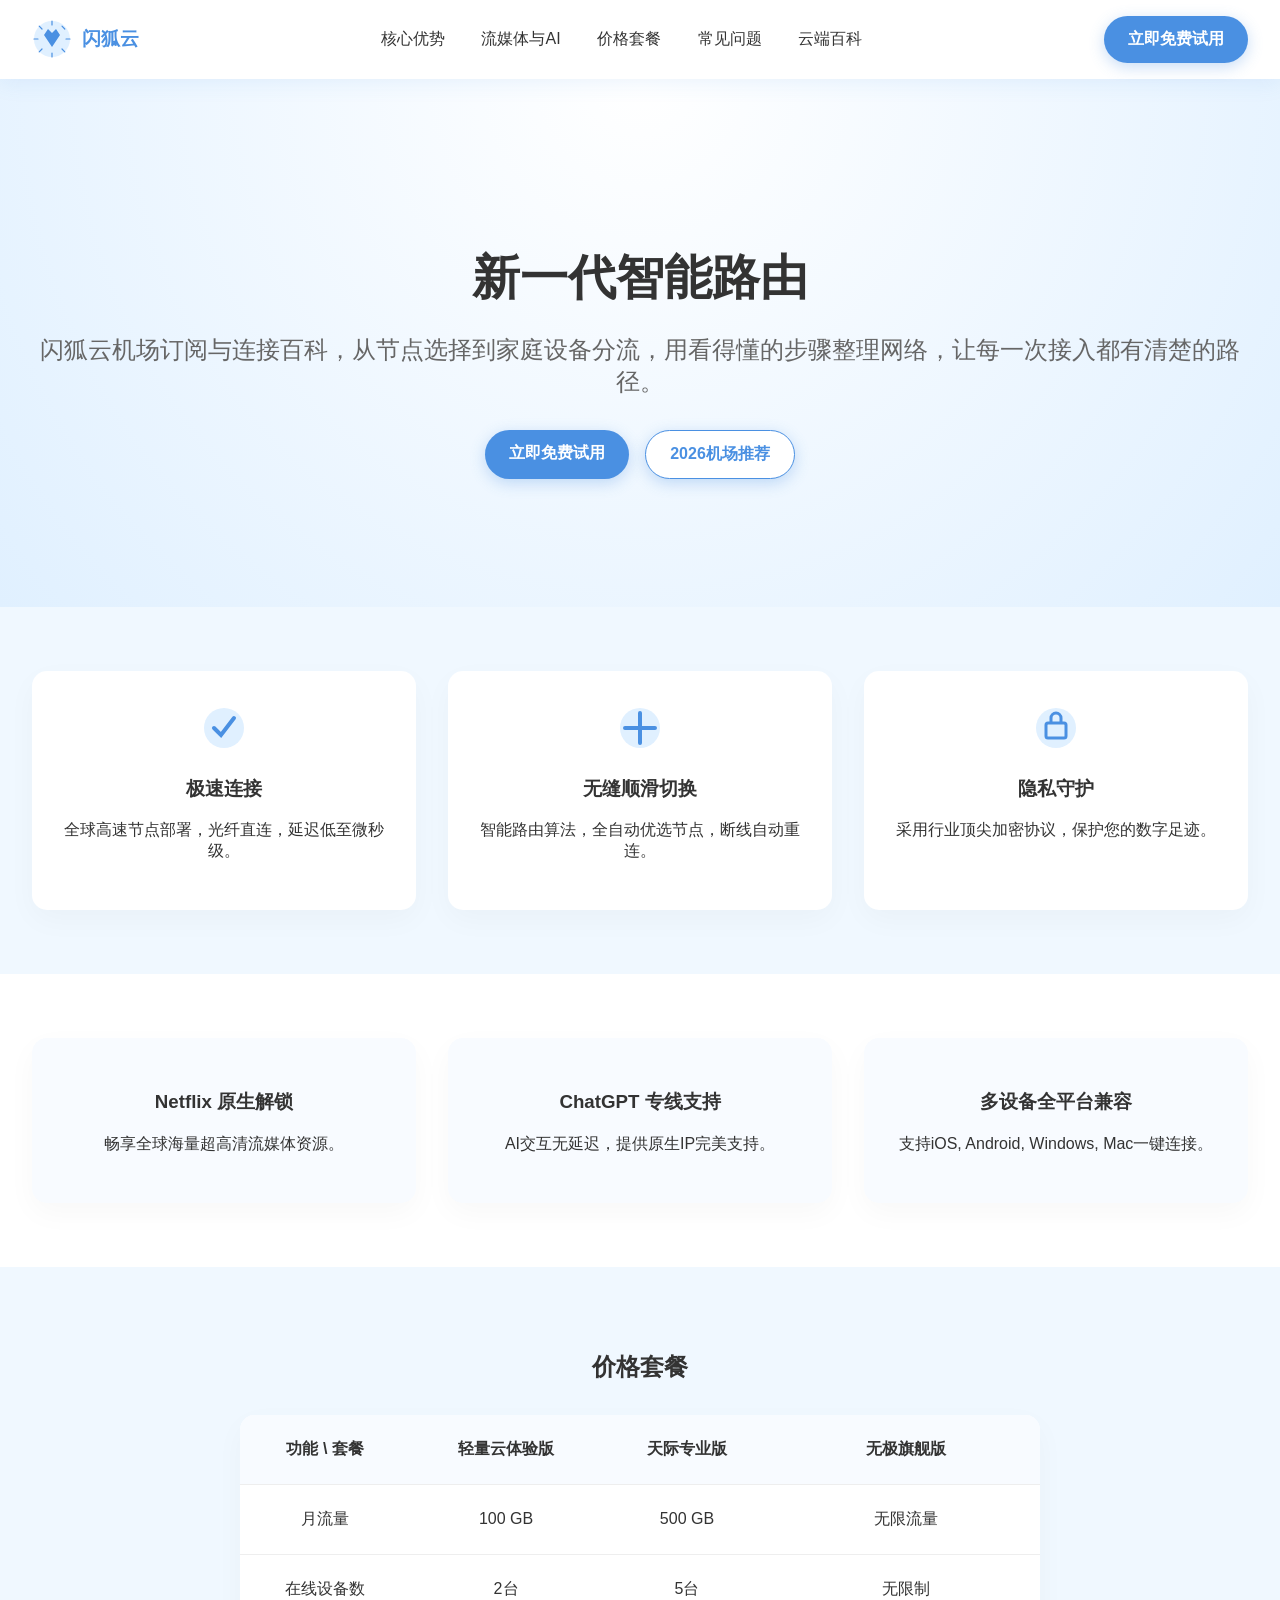
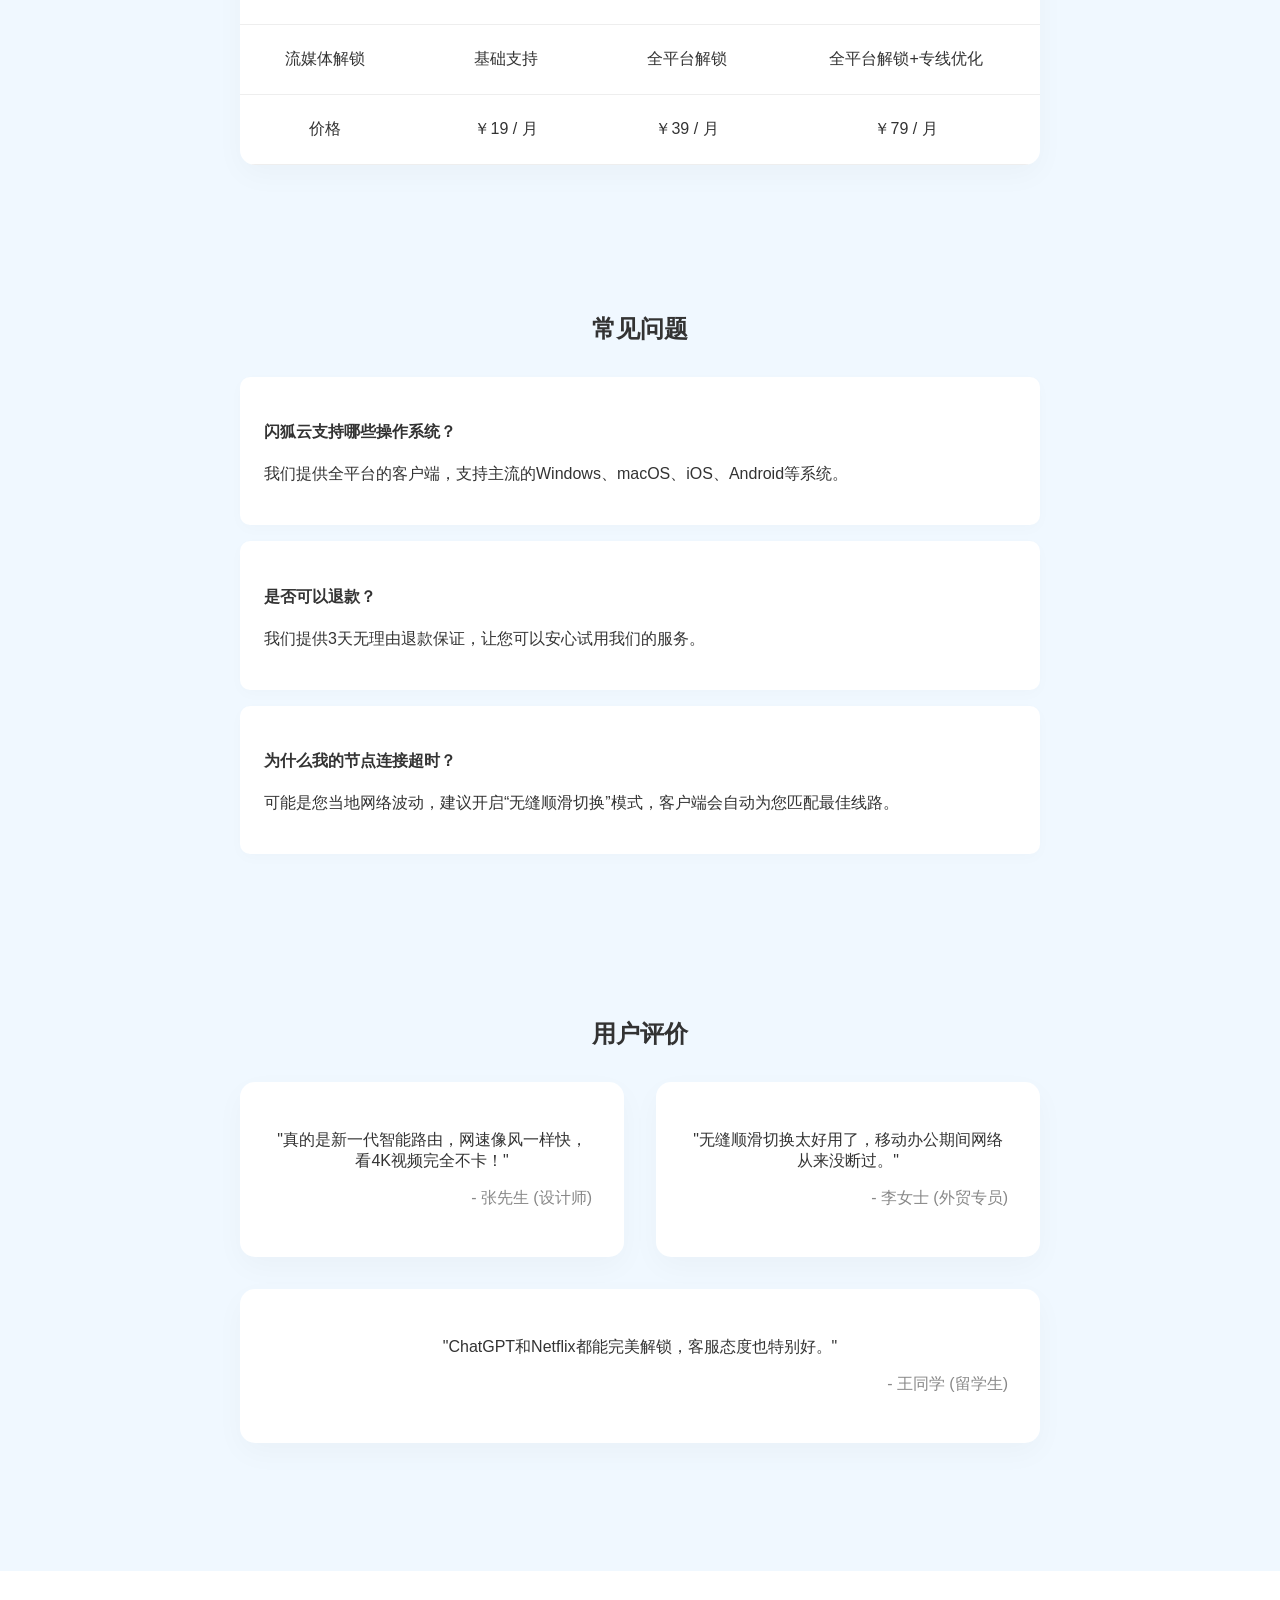
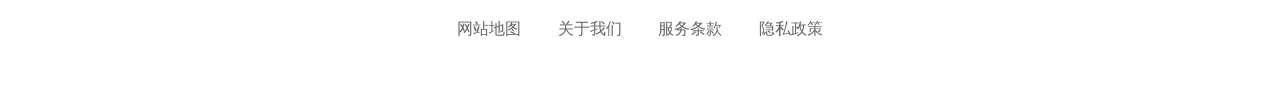
<file: index.html>
<!DOCTYPE html>
<html lang="zh-CN">
<head>
  <meta charset="UTF-8">
  <meta name="viewport" content="width=device-width, initial-scale=1.0">
  <title>闪狐云机场｜云端百科、智能分流与设备接入</title>
  <meta name="description" content="闪狐云机场订阅与连接百科，从节点选择到家庭设备分流，用看得懂的步骤整理网络，让每一次接入都有清楚的路径。">
  <meta name="keywords" content="智能路由加速, AI对话不掉线, 科学上网推荐, 闪狐云, 流媒体解锁, 无缝顺滑切换">
  <meta property="og:title" content="闪狐云机场｜云端百科、智能分流与设备接入">
  <meta property="og:description" content="闪狐云机场订阅与连接百科，从节点选择到家庭设备分流，用看得懂的步骤整理网络，让每一次接入都有清楚的路径。">
  <meta property="og:type" content="website">
  <meta property="og:url" content="https://shanhucloud.xyz/">
  <meta property="og:site_name" content="闪狐云">
  <link rel="stylesheet" href="style.css">
  <script type="application/ld+json">
  {
    "@context": "https://schema.org/",
    "@type": "Product",
    "name": "闪狐云 - 智能路由加速服务",
    "description": "提供新一代智能路由加速，支持AI对话不掉线、无缝顺滑切换。",
    "brand": {
      "@type": "Brand",
      "name": "闪狐云"
    }
  }
  </script>
<link rel="canonical" href="https://shanhucloud.xyz/">
</head>
<body>
  <nav class="sticky-nav">
    <div class="logo">
      <svg width="40" height="40" viewBox="0 0 100 100" role="img" aria-label="闪狐云 Logo">
        <!-- Sunburst / Light Rays background -->
        <circle cx="50" cy="50" r="45" fill="#e0f0ff" />
        <path d="M50 5 L50 15 M50 85 L50 95 M5 50 L15 50 M85 50 L95 50 M18 18 L25 25 M75 75 L82 82 M18 82 L25 75 M75 18 L82 25" stroke="#4A90E2" stroke-width="3" stroke-linecap="round"/>
        <!-- Fox element -->
        <path d="M30 40 L50 70 L70 40 L60 25 L50 35 L40 25 Z" fill="#4A90E2"/>
      </svg>
      闪狐云
    </div>
    <div class="nav-links">
      <a href="#features">核心优势</a>
      <a href="#streaming">流媒体与AI</a>
      <a href="#pricing">价格套餐</a>
      <a href="#faq">常见问题</a>
      <a href="blog.html">云端百科</a>
    </div>
    <a href="https://ww012.twilightaff.com/#/?code=A56DH1Af" class="cta-btn" rel="nofollow" target="_blank">立即免费试用</a>
  </nav>

  <section class="hero">
    <h1>新一代智能路由</h1>
    <p style="font-size: 1.5rem; color: #666;">闪狐云机场订阅与连接百科，从节点选择到家庭设备分流，用看得懂的步骤整理网络，让每一次接入都有清楚的路径。</p>
    <div class="hero-btns">
      <a href="https://ww012.twilightaff.com/#/?code=A56DH1Af" class="cta-btn" rel="nofollow" target="_blank">立即免费试用</a>
      <a href="https://jichangtuijan.top/ranking/" class="cta-btn" style="background:var(--white);color:var(--primary);border:1px solid var(--primary);" target="_blank">2026机场推荐</a>
    </div>
  </section>

  <section id="features" class="feature-grid">
    <div class="card">
      <div class="card-icon">
        <svg width="50" height="50" viewBox="0 0 50 50" role="img" aria-label="极速连接图标"><circle cx="25" cy="25" r="20" fill="#e0f0ff"/><path d="M15 25 L22 32 L35 15" stroke="#4A90E2" stroke-width="4" stroke-linecap="round" fill="none"/></svg>
      </div>
      <h3>极速连接</h3>
      <p>全球高速节点部署，光纤直连，延迟低至微秒级。</p>
    </div>
    <div class="card">
      <div class="card-icon">
        <svg width="50" height="50" viewBox="0 0 50 50" role="img" aria-label="无缝顺滑切换图标"><circle cx="25" cy="25" r="20" fill="#e0f0ff"/><path d="M25 10 L25 40 M10 25 L40 25" stroke="#4A90E2" stroke-width="4" stroke-linecap="round" fill="none"/></svg>
      </div>
      <h3>无缝顺滑切换</h3>
      <p>智能路由算法，全自动优选节点，断线自动重连。</p>
    </div>
    <div class="card">
      <div class="card-icon">
        <svg width="50" height="50" viewBox="0 0 50 50" role="img" aria-label="隐私守护图标"><circle cx="25" cy="25" r="20" fill="#e0f0ff"/><rect x="15" y="20" width="20" height="15" rx="2" stroke="#4A90E2" stroke-width="3" fill="none"/><path d="M20 20 L20 15 A 5 5 0 0 1 30 15 L30 20" stroke="#4A90E2" stroke-width="3" fill="none"/></svg>
      </div>
      <h3>隐私守护</h3>
      <p>采用行业顶尖加密协议，保护您的数字足迹。</p>
    </div>
  </section>

  <section id="streaming" class="feature-grid" style="background: #fff;">
    <div class="card" style="background: #f8fbff;">
      <h3>Netflix 原生解锁</h3>
      <p>畅享全球海量超高清流媒体资源。</p>
    </div>
    <div class="card" style="background: #f8fbff;">
      <h3>ChatGPT 专线支持</h3>
      <p>AI交互无延迟，提供原生IP完美支持。</p>
    </div>
    <div class="card" style="background: #f8fbff;">
      <h3>多设备全平台兼容</h3>
      <p>支持iOS, Android, Windows, Mac一键连接。</p>
    </div>
  </section>

  <section id="pricing" style="padding: 4rem 2rem;">
    <h2 style="text-align: center; margin-bottom: 2rem;">价格套餐</h2>
    <table>
      <thead>
        <tr>
          <th>功能 \ 套餐</th>
          <th>轻量云体验版</th>
          <th>天际专业版</th>
          <th>无极旗舰版</th>
        </tr>
      </thead>
      <tbody>
        <tr>
          <td>月流量</td>
          <td>100 GB</td>
          <td>500 GB</td>
          <td>无限流量</td>
        </tr>
        <tr>
          <td>在线设备数</td>
          <td>2台</td>
          <td>5台</td>
          <td>无限制</td>
        </tr>
        <tr>
          <td>流媒体解锁</td>
          <td>基础支持</td>
          <td>全平台解锁</td>
          <td>全平台解锁+专线优化</td>
        </tr>
        <tr>
          <td>价格</td>
          <td>￥19 / 月</td>
          <td>￥39 / 月</td>
          <td>￥79 / 月</td>
        </tr>
      </tbody>
    </table>
  </section>

  <section id="faq" class="faq-section">
    <h2 style="text-align: center; margin-bottom: 2rem;">常见问题</h2>
    <div class="faq-item">
      <h4>闪狐云支持哪些操作系统？</h4>
      <p>我们提供全平台的客户端，支持主流的Windows、macOS、iOS、Android等系统。</p>
    </div>
    <div class="faq-item">
      <h4>是否可以退款？</h4>
      <p>我们提供3天无理由退款保证，让您可以安心试用我们的服务。</p>
    </div>
    <div class="faq-item">
      <h4>为什么我的节点连接超时？</h4>
      <p>可能是您当地网络波动，建议开启“无缝顺滑切换”模式，客户端会自动为您匹配最佳线路。</p>
    </div>
  </section>

  <section class="testimonial-section">
    <h2 style="text-align: center; margin-bottom: 2rem;">用户评价</h2>
    <div class="feature-grid" style="padding: 0;">
      <div class="card" style="min-width: 200px;">
        <p>"真的是新一代智能路由，网速像风一样快，看4K视频完全不卡！"</p>
        <p style="text-align: right; color: #888;">- 张先生 (设计师)</p>
      </div>
      <div class="card" style="min-width: 200px;">
        <p>"无缝顺滑切换太好用了，移动办公期间网络从来没断过。"</p>
        <p style="text-align: right; color: #888;">- 李女士 (外贸专员)</p>
      </div>
      <div class="card" style="min-width: 200px;">
        <p>"ChatGPT和Netflix都能完美解锁，客服态度也特别好。"</p>
        <p style="text-align: right; color: #888;">- 王同学 (留学生)</p>
      </div>
    </div>
  </section>

  <footer>
    <a href="sitemap.html">网站地图</a>
    <a href="about.html">关于我们</a>
    <a href="terms.html">服务条款</a>
    <a href="privacy.html">隐私政策</a>
  </footer>
</body>
</html>
</file>
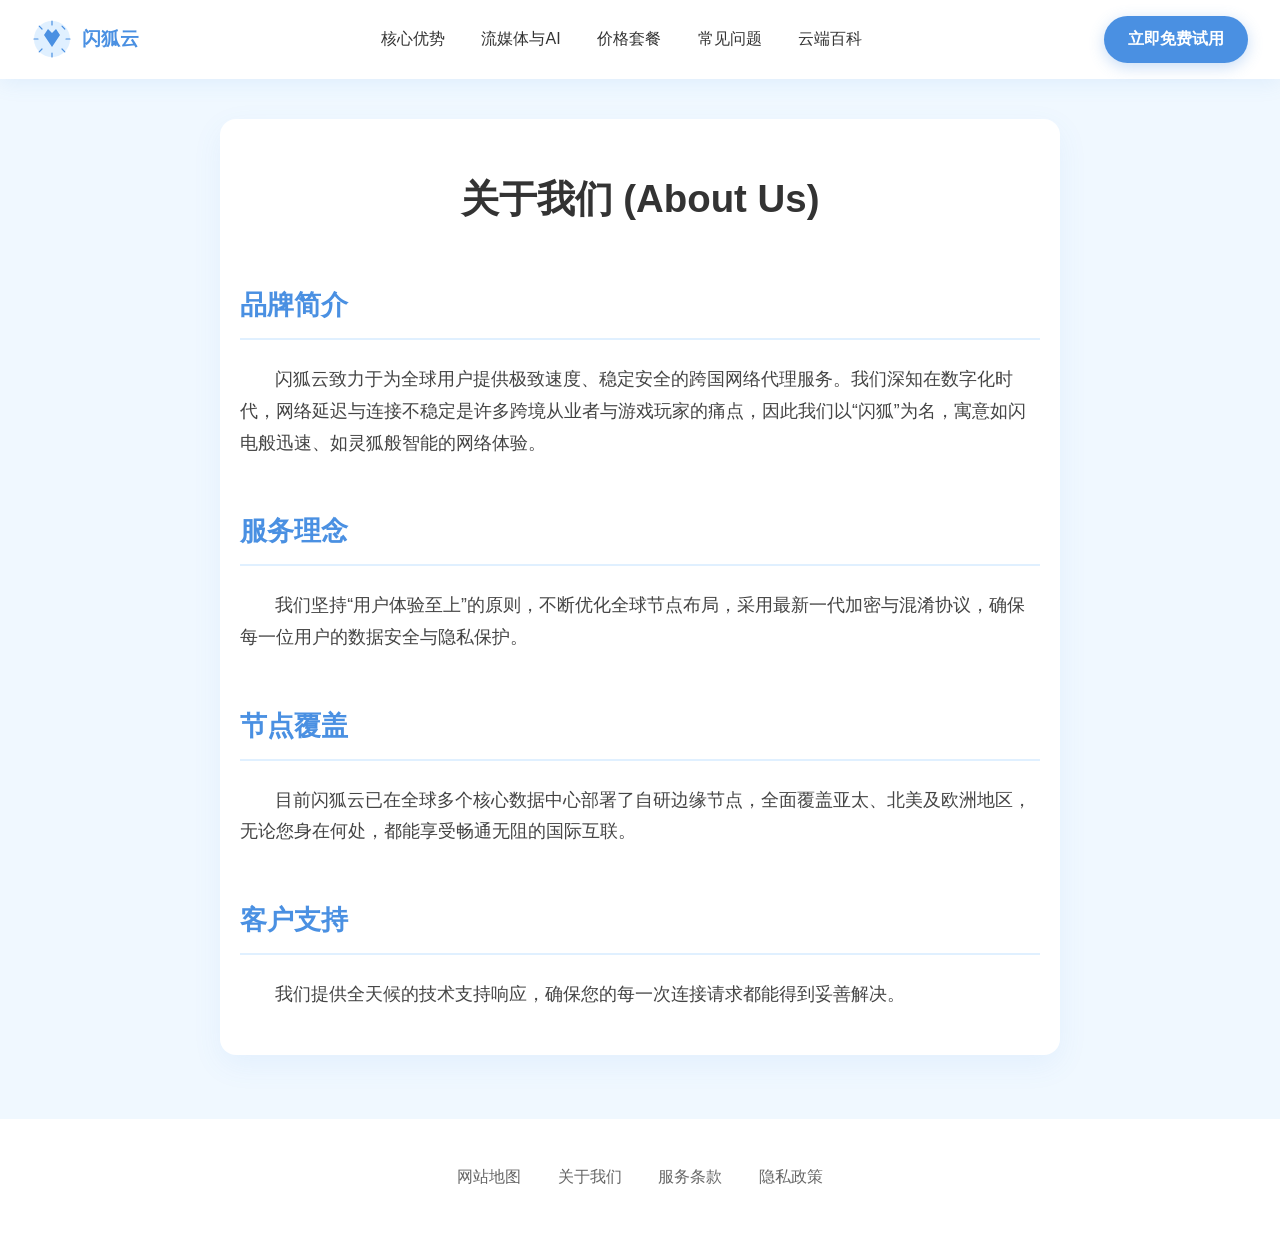
<file: about.html>
<!DOCTYPE html>
<html lang="zh-CN">
<head>
<meta charset="UTF-8">
<meta name="viewport" content="width=device-width, initial-scale=1.0">
<link rel="stylesheet" href="style.css">
<title>关于我们 - 闪狐云</title>
<link rel="canonical" href="https://shanhucloud.xyz/about.html">
</head>
<body>
<nav class="sticky-nav">
    <div class="logo">
      <svg width="40" height="40" viewBox="0 0 100 100" role="img" aria-label="闪狐云 Logo">
        <!-- Sunburst / Light Rays background -->
        <circle cx="50" cy="50" r="45" fill="#e0f0ff" />
        <path d="M50 5 L50 15 M50 85 L50 95 M5 50 L15 50 M85 50 L95 50 M18 18 L25 25 M75 75 L82 82 M18 82 L25 75 M75 18 L82 25" stroke="#4A90E2" stroke-width="3" stroke-linecap="round"/>
        <!-- Fox element -->
        <path d="M30 40 L50 70 L70 40 L60 25 L50 35 L40 25 Z" fill="#4A90E2"/>
      </svg>
      闪狐云
    </div>
    <div class="nav-links">
      <a href="#features">核心优势</a>
      <a href="#streaming">流媒体与AI</a>
      <a href="#pricing">价格套餐</a>
      <a href="#faq">常见问题</a>
      <a href="blog.html">云端百科</a>
    </div>
    <a href="https://ww012.twilightaff.com/#/?code=A56DH1Af" class="cta-btn" rel="nofollow" target="_blank">立即免费试用</a>
  </nav>
<main class="article-container seo-article subpage-container" style="max-width: 800px; margin: 40px auto; padding: 20px;">
<h1>关于我们 (About Us)</h1>
<h2>品牌简介</h2><p>闪狐云致力于为全球用户提供极致速度、稳定安全的跨国网络代理服务。我们深知在数字化时代，网络延迟与连接不稳定是许多跨境从业者与游戏玩家的痛点，因此我们以“闪狐”为名，寓意如闪电般迅速、如灵狐般智能的网络体验。</p>
<h2>服务理念</h2><p>我们坚持“用户体验至上”的原则，不断优化全球节点布局，采用最新一代加密与混淆协议，确保每一位用户的数据安全与隐私保护。</p>
<h2>节点覆盖</h2><p>目前闪狐云已在全球多个核心数据中心部署了自研边缘节点，全面覆盖亚太、北美及欧洲地区，无论您身在何处，都能享受畅通无阻的国际互联。</p>
<h2>客户支持</h2><p>我们提供全天候的技术支持响应，确保您的每一次连接请求都能得到妥善解决。</p>
</main>
<footer>
    <a href="sitemap.html">网站地图</a>
    <a href="about.html">关于我们</a>
    <a href="terms.html">服务条款</a>
    <a href="privacy.html">隐私政策</a>
  </footer>
</body>
</html>
</file>
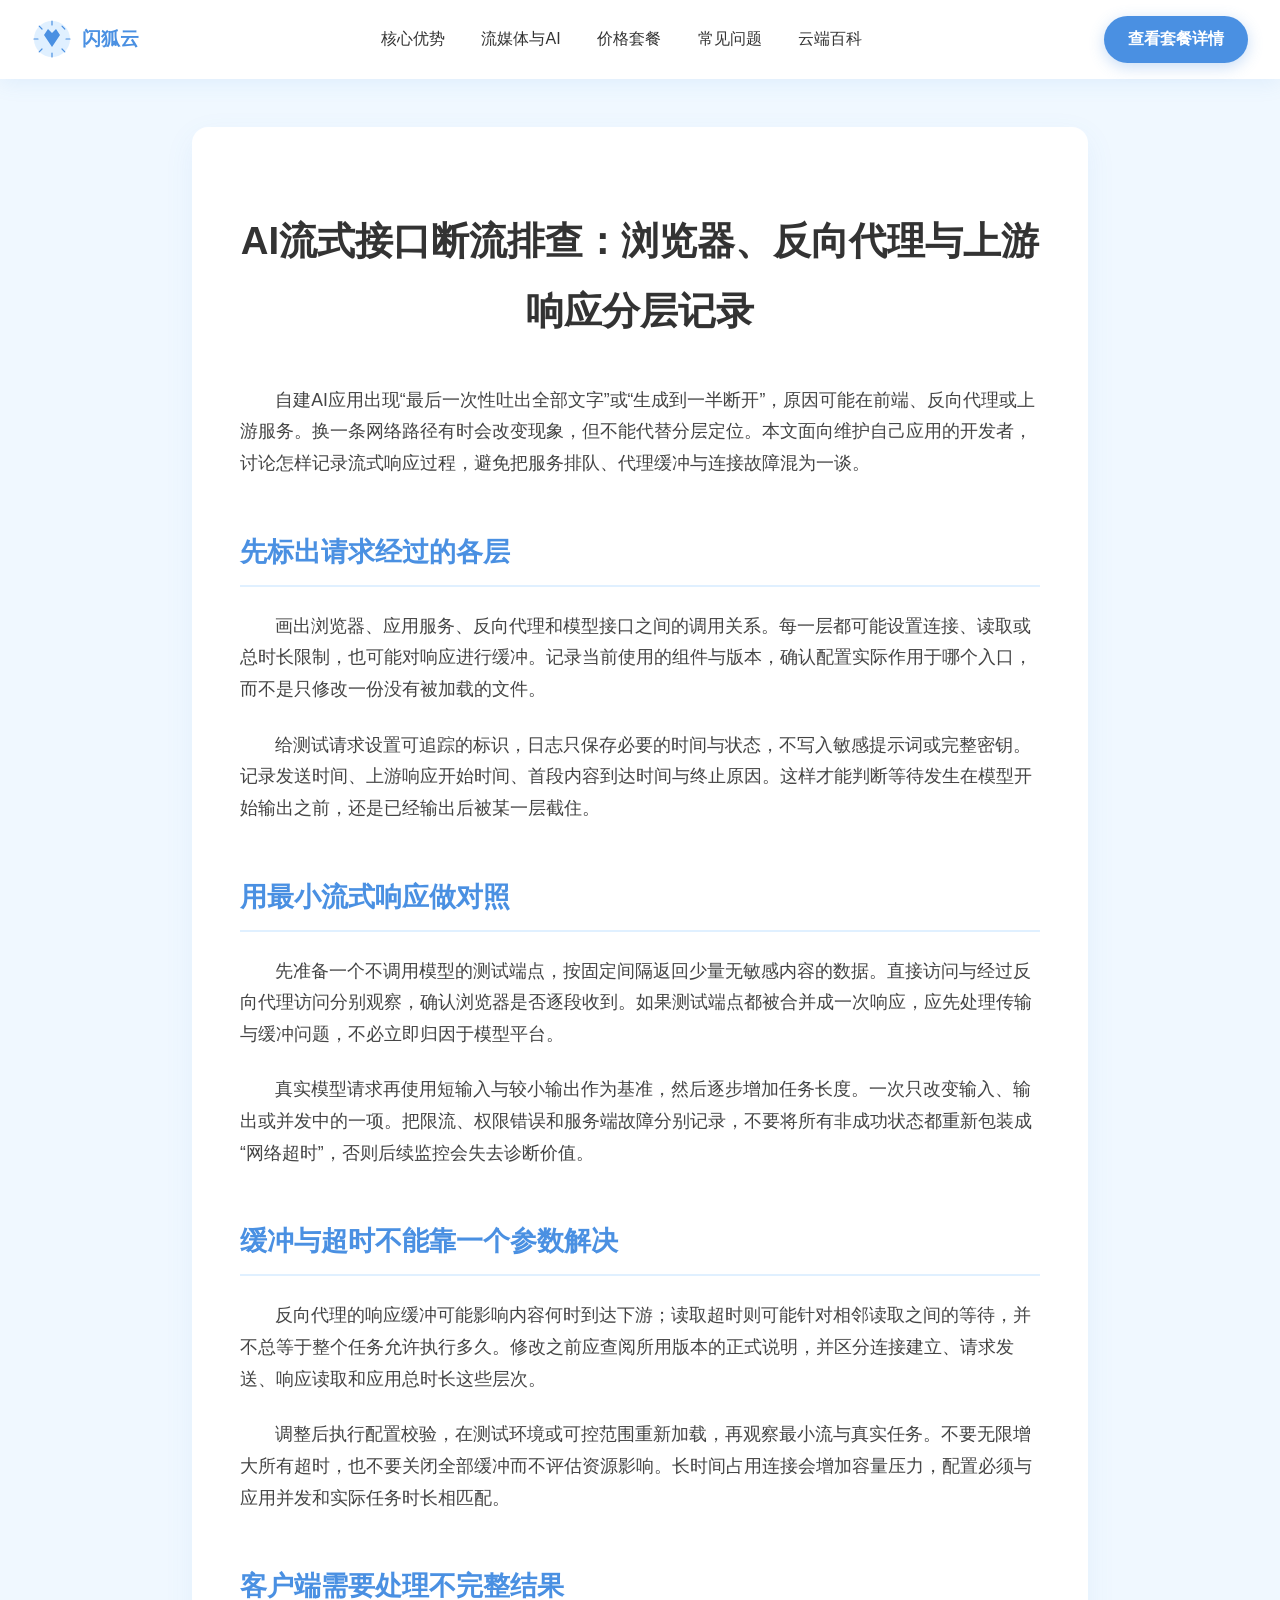
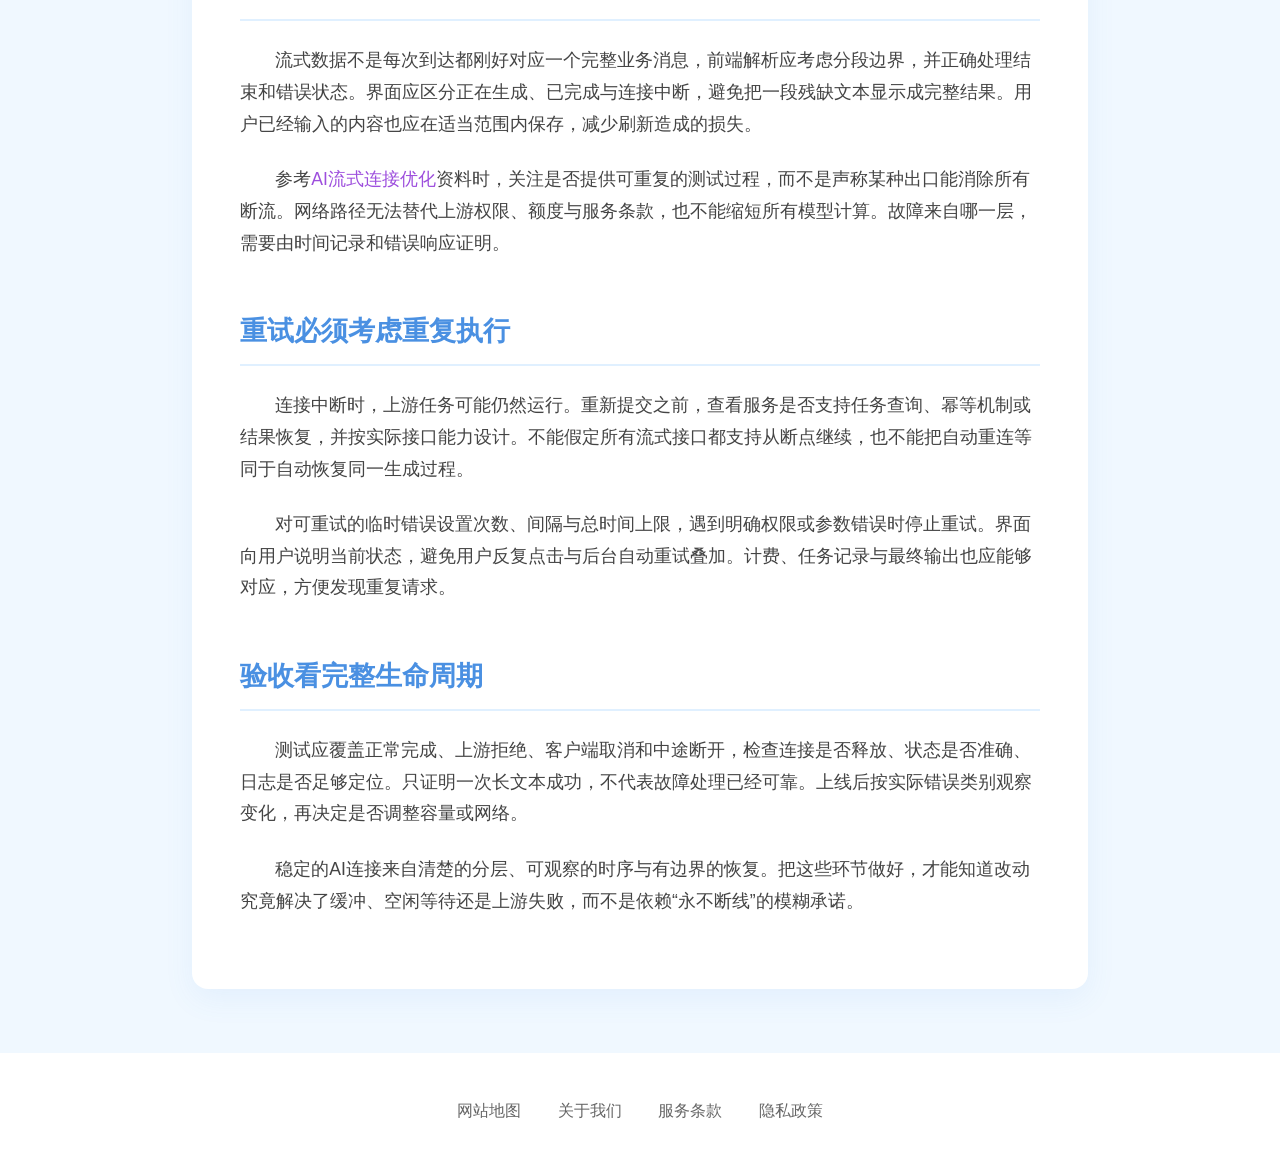
<file: ai-acceleration.html>
<!DOCTYPE html>
<html lang="zh-CN">
<head>
  <meta charset="UTF-8">
  <meta name="viewport" content="width=device-width, initial-scale=1.0">
  <title>AI流式接口断流排查：浏览器、反向代理与上游响应分层记录｜闪狐云</title>
  <link rel="stylesheet" href="style.css">
<link rel="canonical" href="https://shanhucloud.xyz/ai-acceleration.html">
</head>
<body>
  <nav class="sticky-nav">
    <div class="logo">
      <svg width="40" height="40" viewBox="0 0 100 100">
        <!-- Sunburst / Light Rays background -->
        <circle cx="50" cy="50" r="45" fill="#e0f0ff" />
        <path d="M50 5 L50 15 M50 85 L50 95 M5 50 L15 50 M85 50 L95 50 M18 18 L25 25 M75 75 L82 82 M18 82 L25 75 M75 18 L82 25" stroke="#4A90E2" stroke-width="3" stroke-linecap="round"/>
        <!-- Fox element -->
        <path d="M30 40 L50 70 L70 40 L60 25 L50 35 L40 25 Z" fill="#4A90E2"/>
      </svg>
      闪狐云
    </div>
    <div class="nav-links">
      <a href="index.html#features">核心优势</a>
      <a href="index.html#streaming">流媒体与AI</a>
      <a href="index.html#pricing">价格套餐</a>
      <a href="index.html#faq">常见问题</a>
      <a href="blog.html">云端百科</a>
    </div>
    <a href="https://ww012.twilightaff.com/#/?code=A56DH1Af" class="cta-btn" rel="nofollow" target="_blank">查看套餐详情</a>
  </nav>
  <article class="seo-article">

    <h1>AI流式接口断流排查：浏览器、反向代理与上游响应分层记录</h1>
    
    
<p>自建AI应用出现“最后一次性吐出全部文字”或“生成到一半断开”，原因可能在前端、反向代理或上游服务。换一条网络路径有时会改变现象，但不能代替分层定位。本文面向维护自己应用的开发者，讨论怎样记录流式响应过程，避免把服务排队、代理缓冲与连接故障混为一谈。</p>
<h2>先标出请求经过的各层</h2>
<p>画出浏览器、应用服务、反向代理和模型接口之间的调用关系。每一层都可能设置连接、读取或总时长限制，也可能对响应进行缓冲。记录当前使用的组件与版本，确认配置实际作用于哪个入口，而不是只修改一份没有被加载的文件。</p>
<p>给测试请求设置可追踪的标识，日志只保存必要的时间与状态，不写入敏感提示词或完整密钥。记录发送时间、上游响应开始时间、首段内容到达时间与终止原因。这样才能判断等待发生在模型开始输出之前，还是已经输出后被某一层截住。</p>
<h2>用最小流式响应做对照</h2>
<p>先准备一个不调用模型的测试端点，按固定间隔返回少量无敏感内容的数据。直接访问与经过反向代理访问分别观察，确认浏览器是否逐段收到。如果测试端点都被合并成一次响应，应先处理传输与缓冲问题，不必立即归因于模型平台。</p>
<p>真实模型请求再使用短输入与较小输出作为基准，然后逐步增加任务长度。一次只改变输入、输出或并发中的一项。把限流、权限错误和服务端故障分别记录，不要将所有非成功状态都重新包装成“网络超时”，否则后续监控会失去诊断价值。</p>
<h2>缓冲与超时不能靠一个参数解决</h2>
<p>反向代理的响应缓冲可能影响内容何时到达下游；读取超时则可能针对相邻读取之间的等待，并不总等于整个任务允许执行多久。修改之前应查阅所用版本的正式说明，并区分连接建立、请求发送、响应读取和应用总时长这些层次。</p>
<p>调整后执行配置校验，在测试环境或可控范围重新加载，再观察最小流与真实任务。不要无限增大所有超时，也不要关闭全部缓冲而不评估资源影响。长时间占用连接会增加容量压力，配置必须与应用并发和实际任务时长相匹配。</p>
<h2>客户端需要处理不完整结果</h2>
<p>流式数据不是每次到达都刚好对应一个完整业务消息，前端解析应考虑分段边界，并正确处理结束和错误状态。界面应区分正在生成、已完成与连接中断，避免把一段残缺文本显示成完整结果。用户已经输入的内容也应在适当范围内保存，减少刷新造成的损失。</p>
<p>参考<a href="https://jichangtuijan.top/">AI流式连接优化</a>资料时，关注是否提供可重复的测试过程，而不是声称某种出口能消除所有断流。网络路径无法替代上游权限、额度与服务条款，也不能缩短所有模型计算。故障来自哪一层，需要由时间记录和错误响应证明。</p>
<h2>重试必须考虑重复执行</h2>
<p>连接中断时，上游任务可能仍然运行。重新提交之前，查看服务是否支持任务查询、幂等机制或结果恢复，并按实际接口能力设计。不能假定所有流式接口都支持从断点继续，也不能把自动重连等同于自动恢复同一生成过程。</p>
<p>对可重试的临时错误设置次数、间隔与总时间上限，遇到明确权限或参数错误时停止重试。界面向用户说明当前状态，避免用户反复点击与后台自动重试叠加。计费、任务记录与最终输出也应能够对应，方便发现重复请求。</p>
<h2>验收看完整生命周期</h2>
<p>测试应覆盖正常完成、上游拒绝、客户端取消和中途断开，检查连接是否释放、状态是否准确、日志是否足够定位。只证明一次长文本成功，不代表故障处理已经可靠。上线后按实际错误类别观察变化，再决定是否调整容量或网络。</p>
<p>稳定的AI连接来自清楚的分层、可观察的时序与有边界的恢复。把这些环节做好，才能知道改动究竟解决了缓冲、空闲等待还是上游失败，而不是依赖“永不断线”的模糊承诺。</p>

  
  </article>
  <footer>
    <a href="sitemap.html">网站地图</a>
    <a href="about.html">关于我们</a>
    <a href="terms.html">服务条款</a>
    <a href="privacy.html">隐私政策</a>
  </footer>
</body>
</html>
</file>
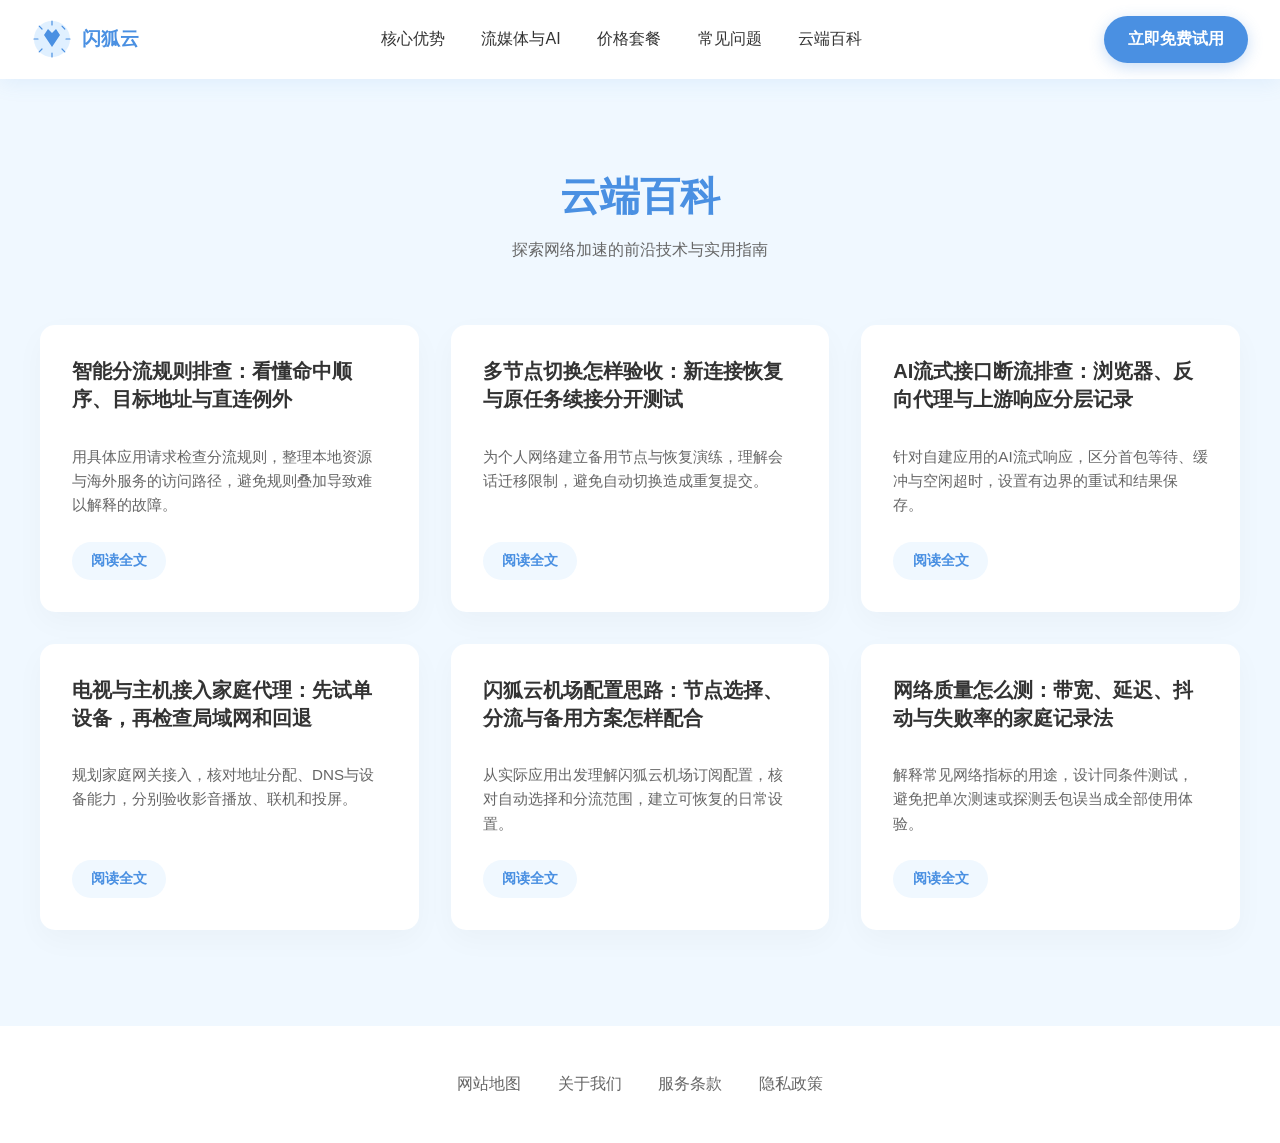
<file: blog.html>
<!DOCTYPE html>
<html lang="zh-CN">
<head>
  <meta charset="UTF-8">
  <meta name="viewport" content="width=device-width, initial-scale=1.0">
  <title>云端百科 - 闪狐云网络加速与科学上网指南</title>
  <meta name="description" content="闪狐云端百科为您提供网络加速、AI对话不掉线技巧及科学上网推荐，助您畅享无界网络。">
  <meta name="keywords" content="智能路由加速, AI对话不掉线, 科学上网推荐, 云端百科, 闪狐云">
  <meta property="og:title" content="云端百科 - 闪狐云网络加速指南">
  <meta property="og:description" content="闪狐云端百科为您提供网络加速及科学上网推荐指南。">
  <meta property="og:type" content="website">
  <meta property="og:url" content="https://shanhucloud.xyz/blog.html">
  <meta property="og:site_name" content="闪狐云">
  <link rel="stylesheet" href="style.css">
<link rel="canonical" href="https://shanhucloud.xyz/blog.html">
</head>
<body>
  <nav class="sticky-nav">
    <div class="logo">
      <svg width="40" height="40" viewBox="0 0 100 100" role="img" aria-label="闪狐云 Logo">
        <!-- Sunburst / Light Rays background -->
        <circle cx="50" cy="50" r="45" fill="#e0f0ff" />
        <path d="M50 5 L50 15 M50 85 L50 95 M5 50 L15 50 M85 50 L95 50 M18 18 L25 25 M75 75 L82 82 M18 82 L25 75 M75 18 L82 25" stroke="#4A90E2" stroke-width="3" stroke-linecap="round"/>
        <!-- Fox element -->
        <path d="M30 40 L50 70 L70 40 L60 25 L50 35 L40 25 Z" fill="#4A90E2"/>
      </svg>
      闪狐云
    </div>
    <div class="nav-links">
      <a href="/#features">核心优势</a>
      <a href="/#streaming">流媒体与AI</a>
      <a href="/#pricing">价格套餐</a>
      <a href="/#faq">常见问题</a>
      <a href="blog.html">云端百科</a>
    </div>
    <a href="https://ww012.twilightaff.com/#/?code=A56DH1Af" class="cta-btn" rel="nofollow" target="_blank">立即免费试用</a>
  </nav>

  <div class="blog-header">
    <h1>云端百科</h1>
    <p style="color: #666;">探索网络加速的前沿技术与实用指南</p>
  </div>

  <section class="blog-grid">
    <div class="blog-card">
      <h3>智能分流规则排查：看懂命中顺序、目标地址与直连例外</h3>
      <p>用具体应用请求检查分流规则，整理本地资源与海外服务的访问路径，避免规则叠加导致难以解释的故障。</p>
      <a href="smart-routing.html" class="read-more">阅读全文</a>
    </div>
    <div class="blog-card">
      <h3>多节点切换怎样验收：新连接恢复与原任务续接分开测试</h3>
      <p>为个人网络建立备用节点与恢复演练，理解会话迁移限制，避免自动切换造成重复提交。</p>
      <a href="seamless-switching.html" class="read-more">阅读全文</a>
    </div>
    <div class="blog-card">
      <h3>AI流式接口断流排查：浏览器、反向代理与上游响应分层记录</h3>
      <p>针对自建应用的AI流式响应，区分首包等待、缓冲与空闲超时，设置有边界的重试和结果保存。</p>
      <a href="ai-acceleration.html" class="read-more">阅读全文</a>
    </div>
    <div class="blog-card">
      <h3>电视与主机接入家庭代理：先试单设备，再检查局域网和回退</h3>
      <p>规划家庭网关接入，核对地址分配、DNS与设备能力，分别验收影音播放、联机和投屏。</p>
      <a href="streaming-devices.html" class="read-more">阅读全文</a>
    </div>
    <div class="blog-card">
      <h3>闪狐云机场配置思路：节点选择、分流与备用方案怎样配合</h3>
      <p>从实际应用出发理解闪狐云机场订阅配置，核对自动选择和分流范围，建立可恢复的日常设置。</p>
      <a href="shanhucloud-smart.html" class="read-more">阅读全文</a>
    </div>
    <div class="blog-card">
      <h3>网络质量怎么测：带宽、延迟、抖动与失败率的家庭记录法</h3>
      <p>解释常见网络指标的用途，设计同条件测试，避免把单次测速或探测丢包误当成全部使用体验。</p>
      <a href="network-basics.html" class="read-more">阅读全文</a>
    </div>
  </section>

  <footer>
    <a href="sitemap.html">网站地图</a>
    <a href="about.html">关于我们</a>
    <a href="terms.html">服务条款</a>
    <a href="privacy.html">隐私政策</a>
  </footer>
</body>
</html>
</file>
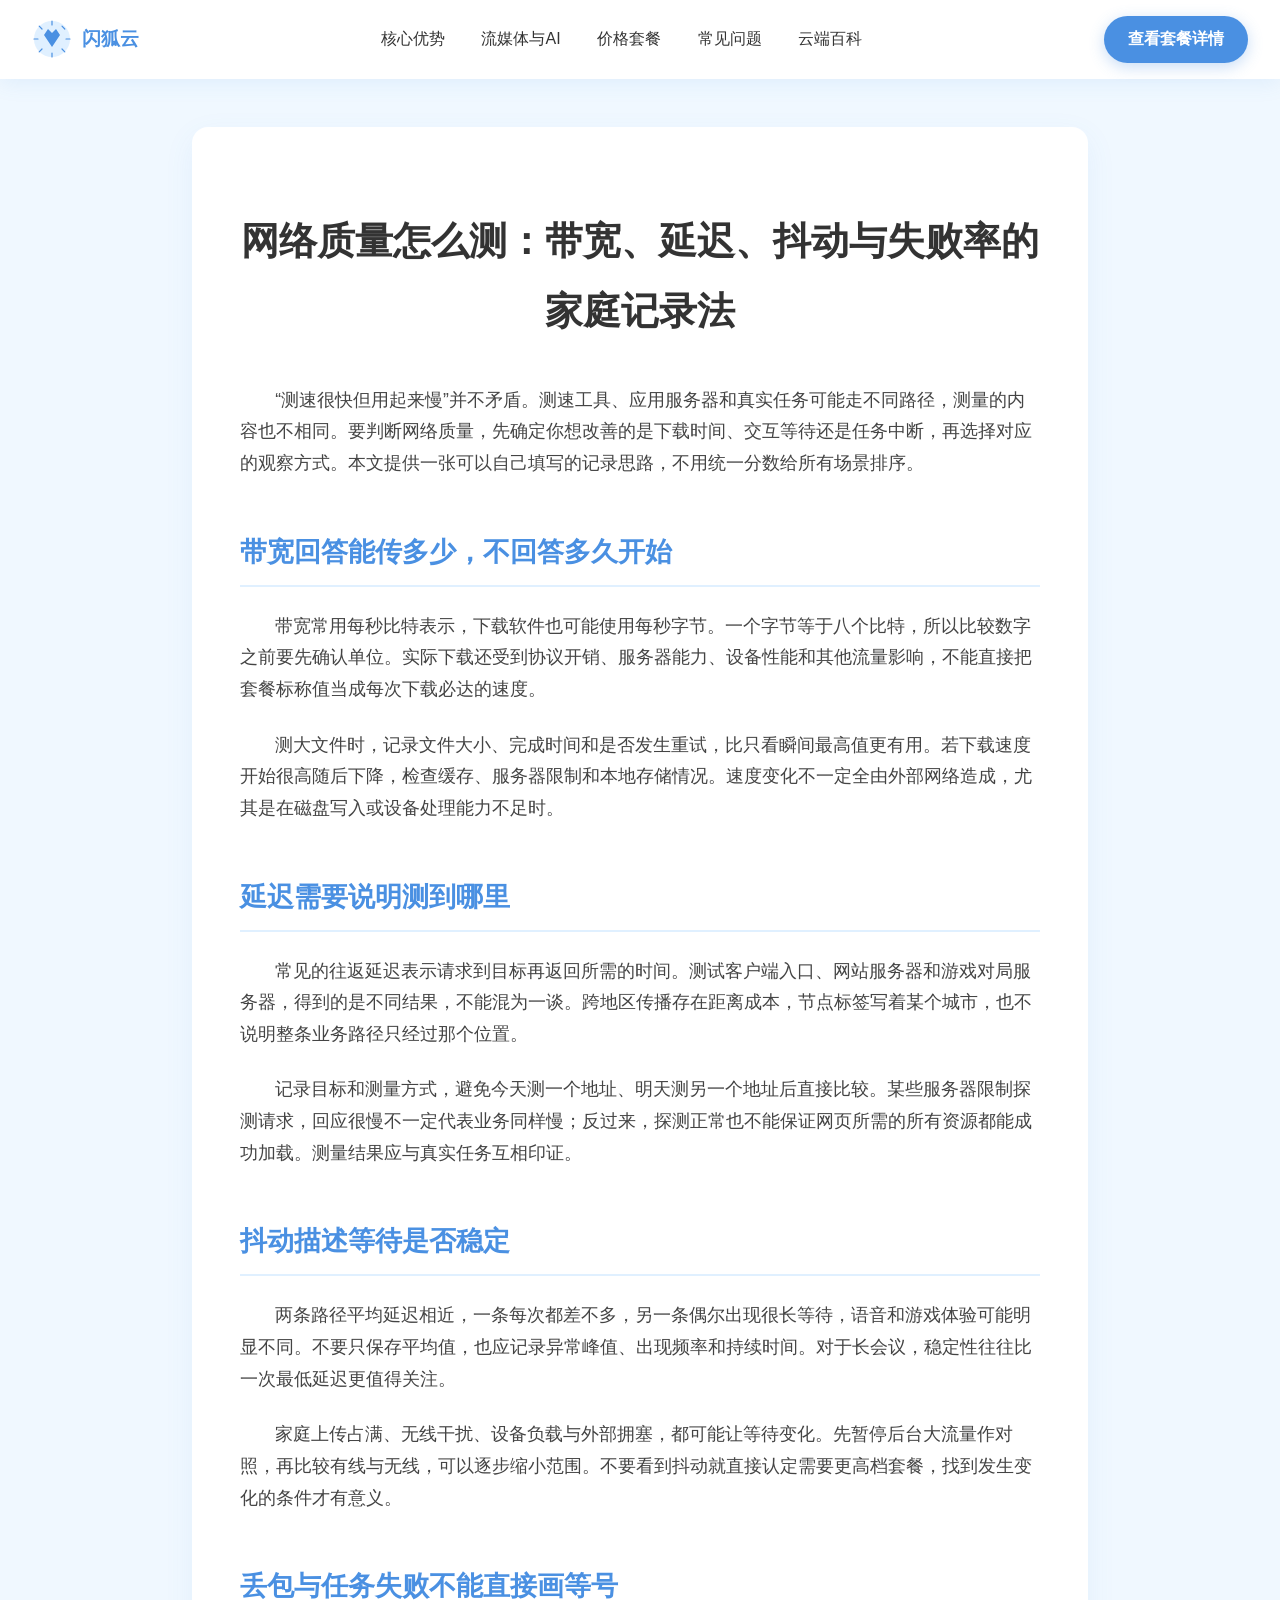
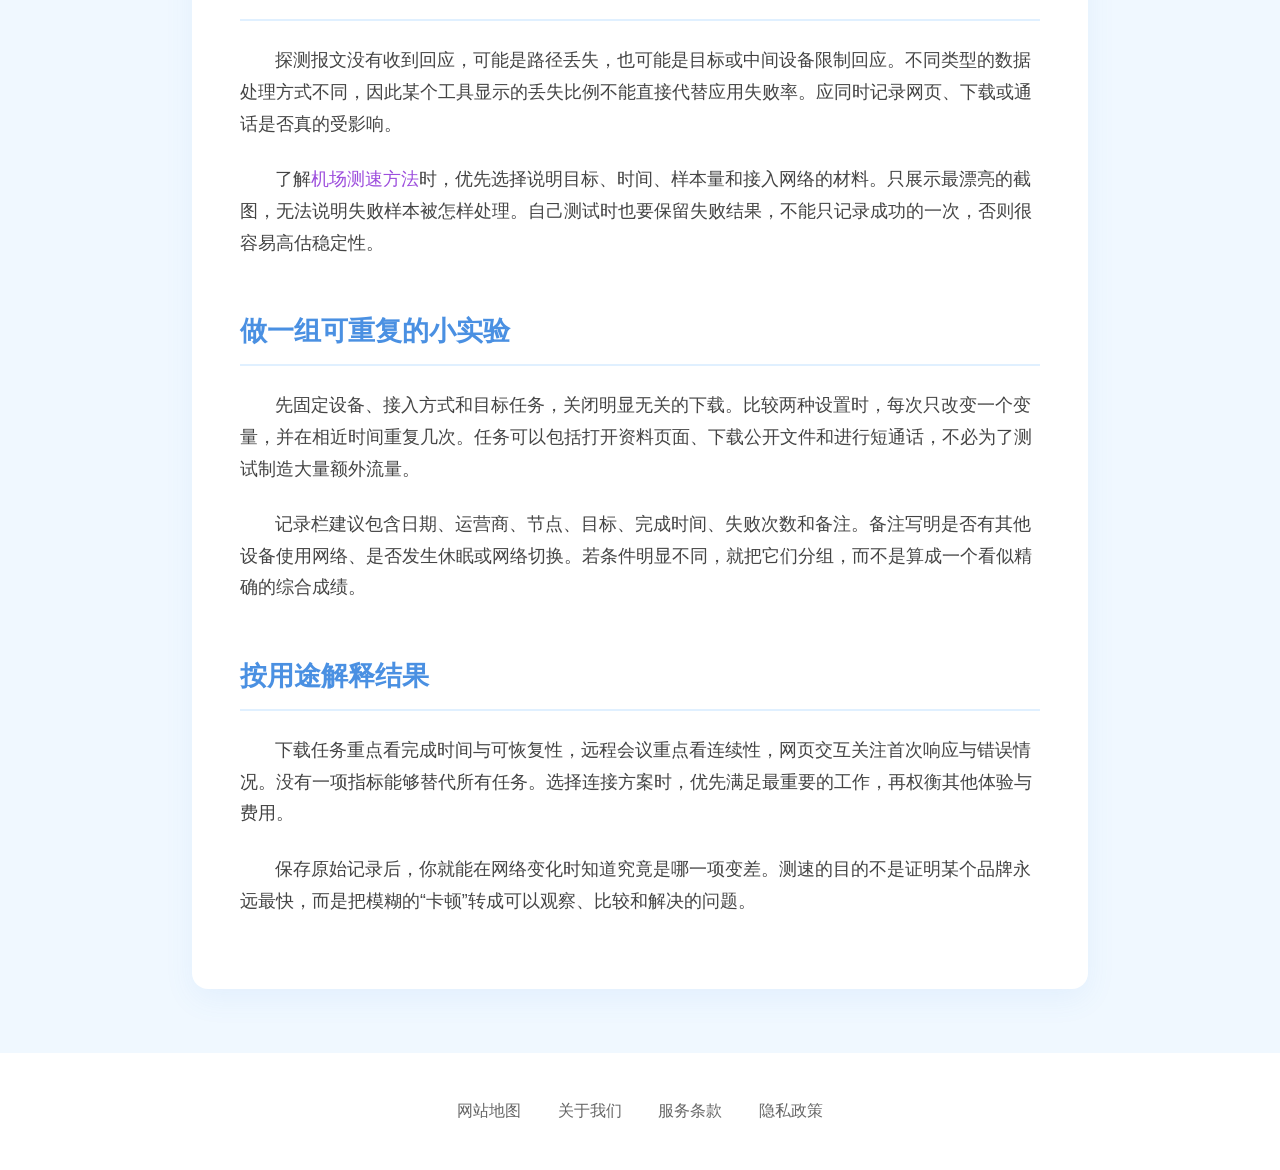
<file: network-basics.html>
<!DOCTYPE html>
<html lang="zh-CN">
<head>
  <meta charset="UTF-8">
  <meta name="viewport" content="width=device-width, initial-scale=1.0">
  <title>网络质量怎么测：带宽、延迟、抖动与失败率的家庭记录法｜闪狐云</title>
  <link rel="stylesheet" href="style.css">
<link rel="canonical" href="https://shanhucloud.xyz/network-basics.html">
</head>
<body>
  <nav class="sticky-nav">
    <div class="logo">
      <svg width="40" height="40" viewBox="0 0 100 100">
        <!-- Sunburst / Light Rays background -->
        <circle cx="50" cy="50" r="45" fill="#e0f0ff" />
        <path d="M50 5 L50 15 M50 85 L50 95 M5 50 L15 50 M85 50 L95 50 M18 18 L25 25 M75 75 L82 82 M18 82 L25 75 M75 18 L82 25" stroke="#4A90E2" stroke-width="3" stroke-linecap="round"/>
        <!-- Fox element -->
        <path d="M30 40 L50 70 L70 40 L60 25 L50 35 L40 25 Z" fill="#4A90E2"/>
      </svg>
      闪狐云
    </div>
    <div class="nav-links">
      <a href="index.html#features">核心优势</a>
      <a href="index.html#streaming">流媒体与AI</a>
      <a href="index.html#pricing">价格套餐</a>
      <a href="index.html#faq">常见问题</a>
      <a href="blog.html">云端百科</a>
    </div>
    <a href="https://ww012.twilightaff.com/#/?code=A56DH1Af" class="cta-btn" rel="nofollow" target="_blank">查看套餐详情</a>
  </nav>
  <article class="seo-article">

    <h1>网络质量怎么测：带宽、延迟、抖动与失败率的家庭记录法</h1>
    
    
<p>“测速很快但用起来慢”并不矛盾。测速工具、应用服务器和真实任务可能走不同路径，测量的内容也不相同。要判断网络质量，先确定你想改善的是下载时间、交互等待还是任务中断，再选择对应的观察方式。本文提供一张可以自己填写的记录思路，不用统一分数给所有场景排序。</p>
<h2>带宽回答能传多少，不回答多久开始</h2>
<p>带宽常用每秒比特表示，下载软件也可能使用每秒字节。一个字节等于八个比特，所以比较数字之前要先确认单位。实际下载还受到协议开销、服务器能力、设备性能和其他流量影响，不能直接把套餐标称值当成每次下载必达的速度。</p>
<p>测大文件时，记录文件大小、完成时间和是否发生重试，比只看瞬间最高值更有用。若下载速度开始很高随后下降，检查缓存、服务器限制和本地存储情况。速度变化不一定全由外部网络造成，尤其是在磁盘写入或设备处理能力不足时。</p>
<h2>延迟需要说明测到哪里</h2>
<p>常见的往返延迟表示请求到目标再返回所需的时间。测试客户端入口、网站服务器和游戏对局服务器，得到的是不同结果，不能混为一谈。跨地区传播存在距离成本，节点标签写着某个城市，也不说明整条业务路径只经过那个位置。</p>
<p>记录目标和测量方式，避免今天测一个地址、明天测另一个地址后直接比较。某些服务器限制探测请求，回应很慢不一定代表业务同样慢；反过来，探测正常也不能保证网页所需的所有资源都能成功加载。测量结果应与真实任务互相印证。</p>
<h2>抖动描述等待是否稳定</h2>
<p>两条路径平均延迟相近，一条每次都差不多，另一条偶尔出现很长等待，语音和游戏体验可能明显不同。不要只保存平均值，也应记录异常峰值、出现频率和持续时间。对于长会议，稳定性往往比一次最低延迟更值得关注。</p>
<p>家庭上传占满、无线干扰、设备负载与外部拥塞，都可能让等待变化。先暂停后台大流量作对照，再比较有线与无线，可以逐步缩小范围。不要看到抖动就直接认定需要更高档套餐，找到发生变化的条件才有意义。</p>
<h2>丢包与任务失败不能直接画等号</h2>
<p>探测报文没有收到回应，可能是路径丢失，也可能是目标或中间设备限制回应。不同类型的数据处理方式不同，因此某个工具显示的丢失比例不能直接代替应用失败率。应同时记录网页、下载或通话是否真的受影响。</p>
<p>了解<a href="https://jichangtuijan.top/">机场测速方法</a>时，优先选择说明目标、时间、样本量和接入网络的材料。只展示最漂亮的截图，无法说明失败样本被怎样处理。自己测试时也要保留失败结果，不能只记录成功的一次，否则很容易高估稳定性。</p>
<h2>做一组可重复的小实验</h2>
<p>先固定设备、接入方式和目标任务，关闭明显无关的下载。比较两种设置时，每次只改变一个变量，并在相近时间重复几次。任务可以包括打开资料页面、下载公开文件和进行短通话，不必为了测试制造大量额外流量。</p>
<p>记录栏建议包含日期、运营商、节点、目标、完成时间、失败次数和备注。备注写明是否有其他设备使用网络、是否发生休眠或网络切换。若条件明显不同，就把它们分组，而不是算成一个看似精确的综合成绩。</p>
<h2>按用途解释结果</h2>
<p>下载任务重点看完成时间与可恢复性，远程会议重点看连续性，网页交互关注首次响应与错误情况。没有一项指标能够替代所有任务。选择连接方案时，优先满足最重要的工作，再权衡其他体验与费用。</p>
<p>保存原始记录后，你就能在网络变化时知道究竟是哪一项变差。测速的目的不是证明某个品牌永远最快，而是把模糊的“卡顿”转成可以观察、比较和解决的问题。</p>

  
  </article>
  <footer>
    <a href="sitemap.html">网站地图</a>
    <a href="about.html">关于我们</a>
    <a href="terms.html">服务条款</a>
    <a href="privacy.html">隐私政策</a>
  </footer>
</body>
</html>
</file>
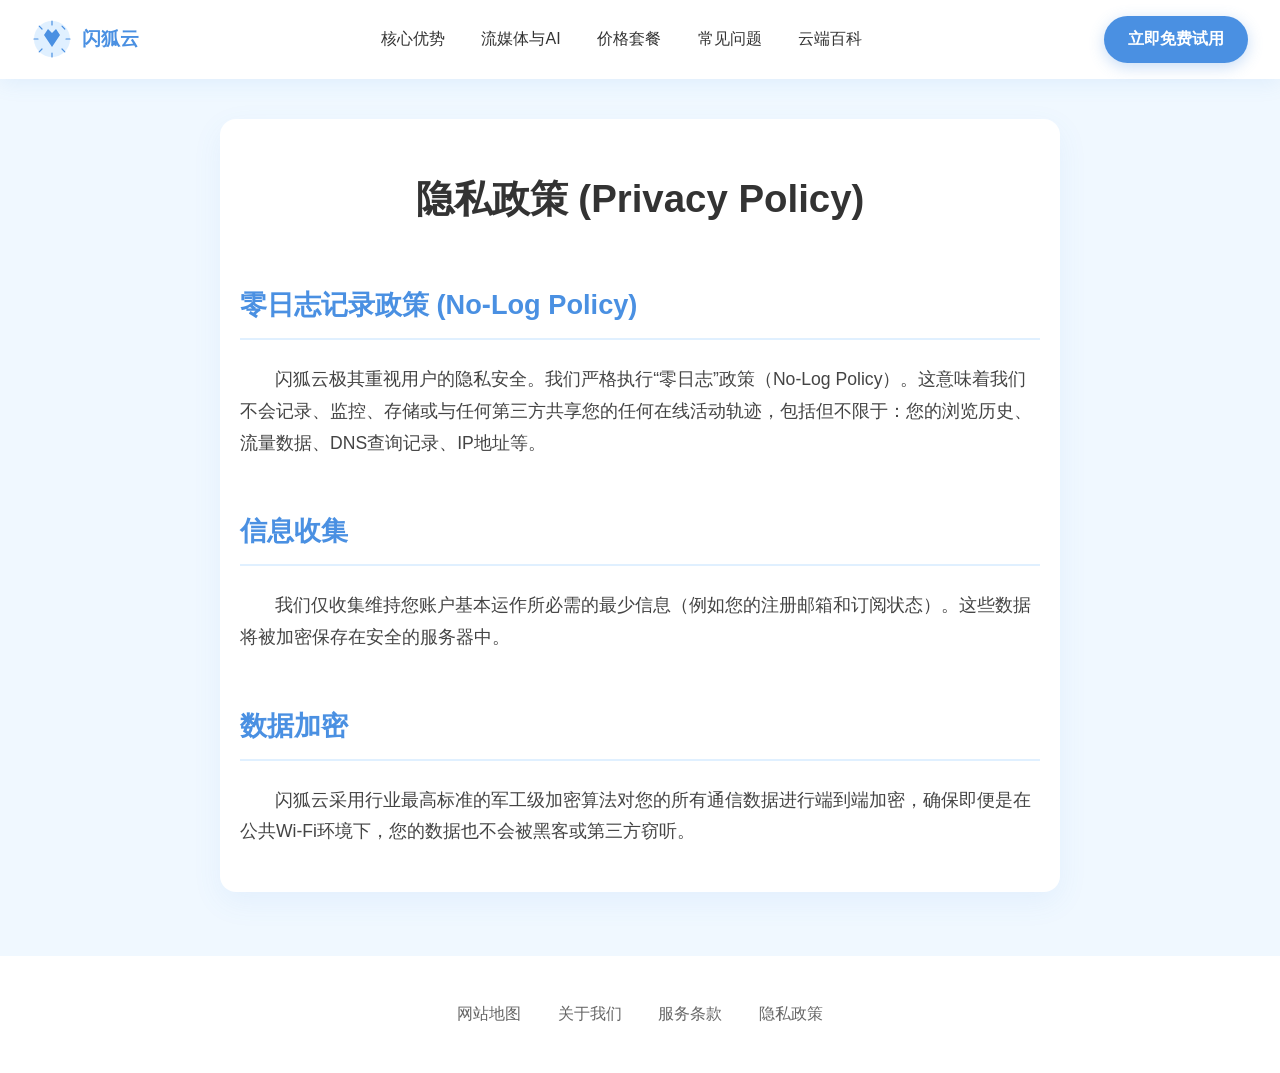
<file: privacy.html>
<!DOCTYPE html>
<html lang="zh-CN">
<head>
<meta charset="UTF-8">
<meta name="viewport" content="width=device-width, initial-scale=1.0">
<link rel="stylesheet" href="style.css">
<title>隐私政策 - 闪狐云</title>
<link rel="canonical" href="https://shanhucloud.xyz/privacy.html">
</head>
<body>
<nav class="sticky-nav">
    <div class="logo">
      <svg width="40" height="40" viewBox="0 0 100 100" role="img" aria-label="闪狐云 Logo">
        <!-- Sunburst / Light Rays background -->
        <circle cx="50" cy="50" r="45" fill="#e0f0ff" />
        <path d="M50 5 L50 15 M50 85 L50 95 M5 50 L15 50 M85 50 L95 50 M18 18 L25 25 M75 75 L82 82 M18 82 L25 75 M75 18 L82 25" stroke="#4A90E2" stroke-width="3" stroke-linecap="round"/>
        <!-- Fox element -->
        <path d="M30 40 L50 70 L70 40 L60 25 L50 35 L40 25 Z" fill="#4A90E2"/>
      </svg>
      闪狐云
    </div>
    <div class="nav-links">
      <a href="#features">核心优势</a>
      <a href="#streaming">流媒体与AI</a>
      <a href="#pricing">价格套餐</a>
      <a href="#faq">常见问题</a>
      <a href="blog.html">云端百科</a>
    </div>
    <a href="https://ww012.twilightaff.com/#/?code=A56DH1Af" class="cta-btn" rel="nofollow" target="_blank">立即免费试用</a>
  </nav>
<main class="article-container seo-article subpage-container" style="max-width: 800px; margin: 40px auto; padding: 20px;">
<h1>隐私政策 (Privacy Policy)</h1>
<h2>零日志记录政策 (No-Log Policy)</h2><p>闪狐云极其重视用户的隐私安全。我们严格执行“零日志”政策（No-Log Policy）。这意味着我们不会记录、监控、存储或与任何第三方共享您的任何在线活动轨迹，包括但不限于：您的浏览历史、流量数据、DNS查询记录、IP地址等。</p>
<h2>信息收集</h2><p>我们仅收集维持您账户基本运作所必需的最少信息（例如您的注册邮箱和订阅状态）。这些数据将被加密保存在安全的服务器中。</p>
<h2>数据加密</h2><p>闪狐云采用行业最高标准的军工级加密算法对您的所有通信数据进行端到端加密，确保即便是在公共Wi-Fi环境下，您的数据也不会被黑客或第三方窃听。</p>
</main>
<footer>
    <a href="sitemap.html">网站地图</a>
    <a href="about.html">关于我们</a>
    <a href="terms.html">服务条款</a>
    <a href="privacy.html">隐私政策</a>
  </footer>
</body>
</html>
</file>
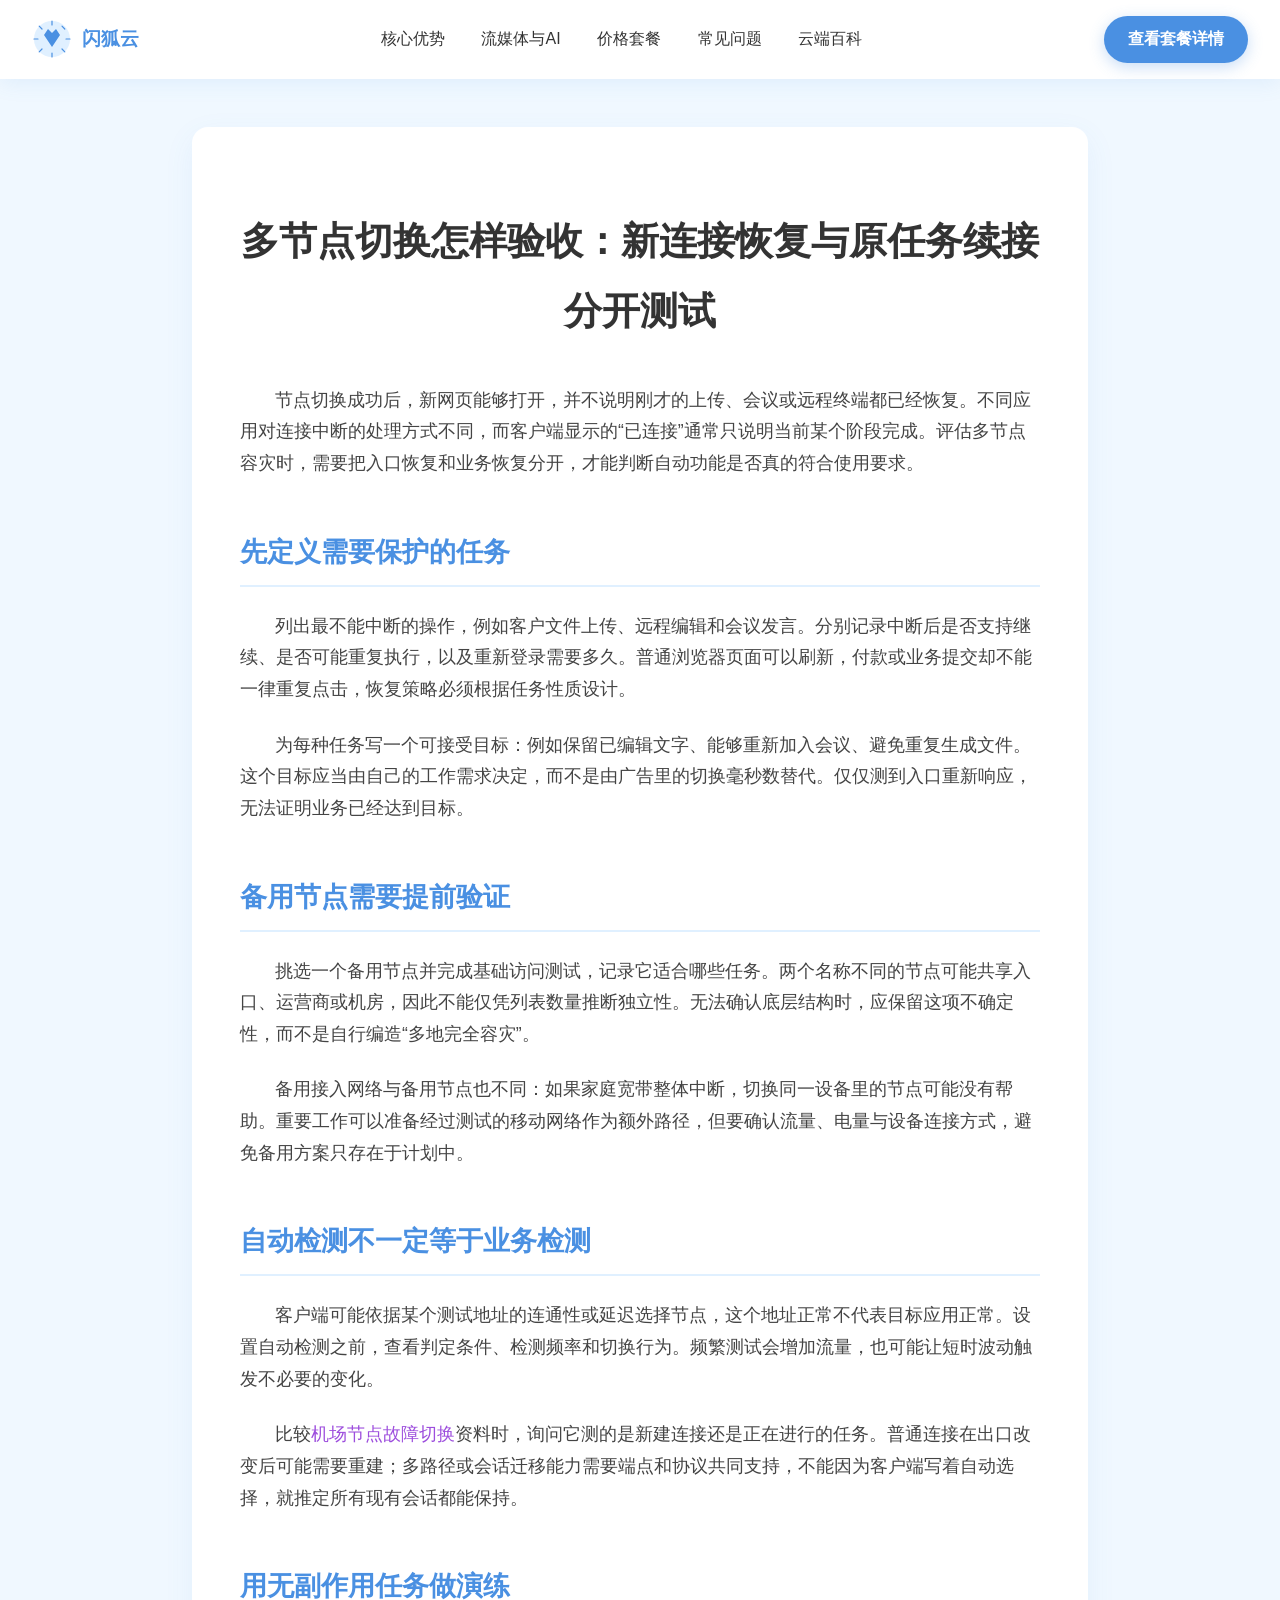
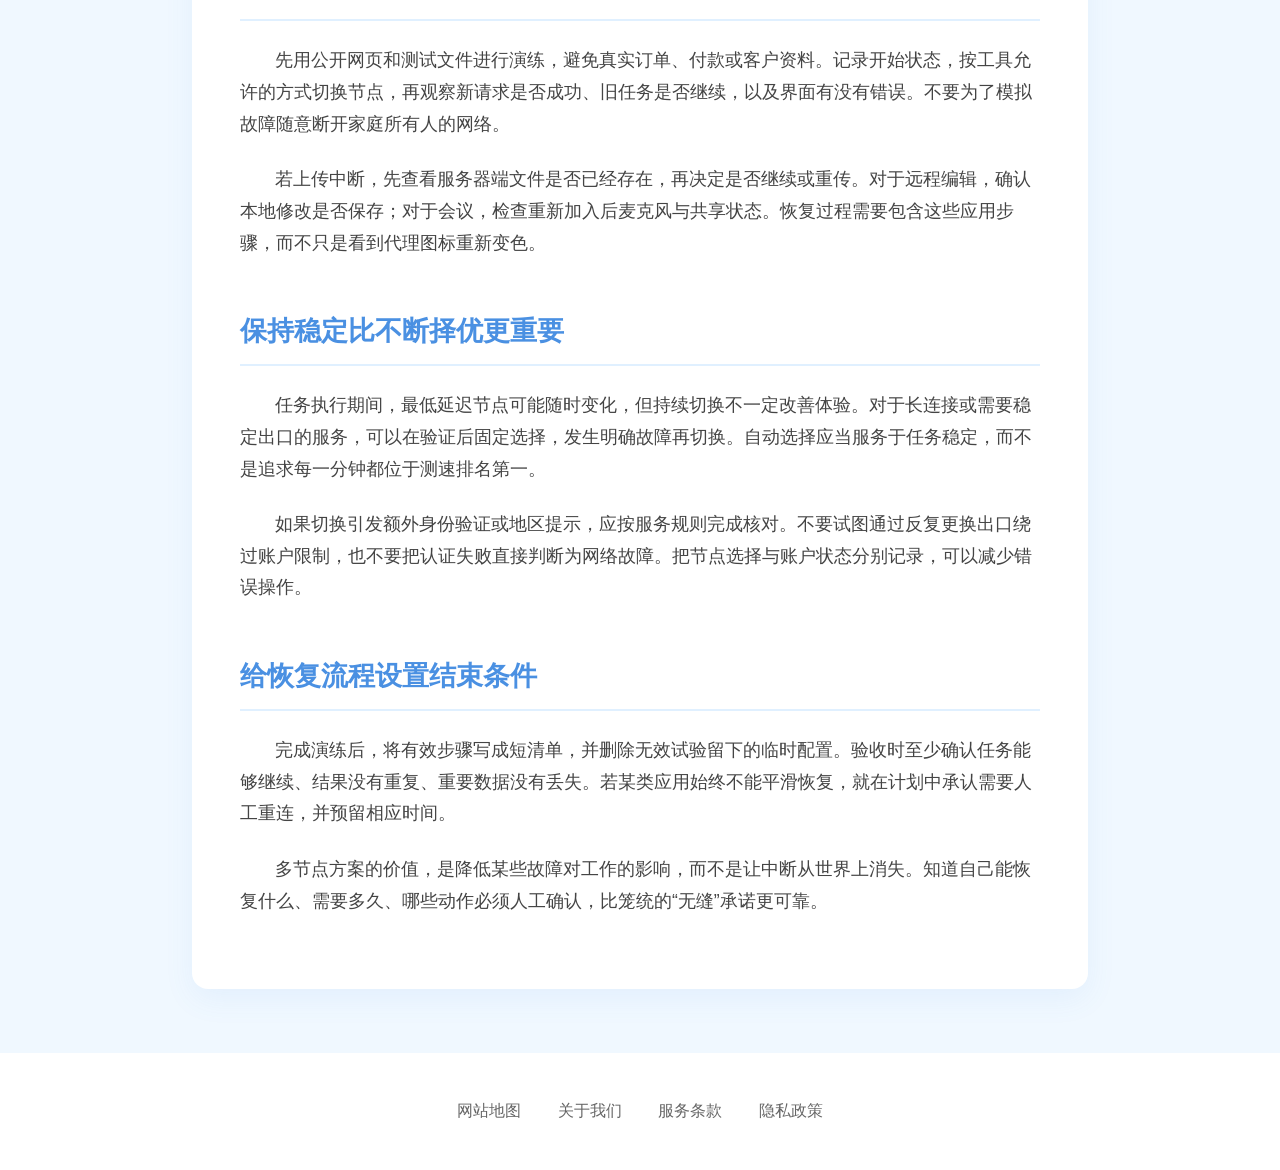
<file: seamless-switching.html>
<!DOCTYPE html>
<html lang="zh-CN">
<head>
  <meta charset="UTF-8">
  <meta name="viewport" content="width=device-width, initial-scale=1.0">
  <title>多节点切换怎样验收：新连接恢复与原任务续接分开测试｜闪狐云</title>
  <link rel="stylesheet" href="style.css">
<link rel="canonical" href="https://shanhucloud.xyz/seamless-switching.html">
</head>
<body>
  <nav class="sticky-nav">
    <div class="logo">
      <svg width="40" height="40" viewBox="0 0 100 100">
        <!-- Sunburst / Light Rays background -->
        <circle cx="50" cy="50" r="45" fill="#e0f0ff" />
        <path d="M50 5 L50 15 M50 85 L50 95 M5 50 L15 50 M85 50 L95 50 M18 18 L25 25 M75 75 L82 82 M18 82 L25 75 M75 18 L82 25" stroke="#4A90E2" stroke-width="3" stroke-linecap="round"/>
        <!-- Fox element -->
        <path d="M30 40 L50 70 L70 40 L60 25 L50 35 L40 25 Z" fill="#4A90E2"/>
      </svg>
      闪狐云
    </div>
    <div class="nav-links">
      <a href="index.html#features">核心优势</a>
      <a href="index.html#streaming">流媒体与AI</a>
      <a href="index.html#pricing">价格套餐</a>
      <a href="index.html#faq">常见问题</a>
      <a href="blog.html">云端百科</a>
    </div>
    <a href="https://ww012.twilightaff.com/#/?code=A56DH1Af" class="cta-btn" rel="nofollow" target="_blank">查看套餐详情</a>
  </nav>
  <article class="seo-article">

    <h1>多节点切换怎样验收：新连接恢复与原任务续接分开测试</h1>
    
    
<p>节点切换成功后，新网页能够打开，并不说明刚才的上传、会议或远程终端都已经恢复。不同应用对连接中断的处理方式不同，而客户端显示的“已连接”通常只说明当前某个阶段完成。评估多节点容灾时，需要把入口恢复和业务恢复分开，才能判断自动功能是否真的符合使用要求。</p>
<h2>先定义需要保护的任务</h2>
<p>列出最不能中断的操作，例如客户文件上传、远程编辑和会议发言。分别记录中断后是否支持继续、是否可能重复执行，以及重新登录需要多久。普通浏览器页面可以刷新，付款或业务提交却不能一律重复点击，恢复策略必须根据任务性质设计。</p>
<p>为每种任务写一个可接受目标：例如保留已编辑文字、能够重新加入会议、避免重复生成文件。这个目标应当由自己的工作需求决定，而不是由广告里的切换毫秒数替代。仅仅测到入口重新响应，无法证明业务已经达到目标。</p>
<h2>备用节点需要提前验证</h2>
<p>挑选一个备用节点并完成基础访问测试，记录它适合哪些任务。两个名称不同的节点可能共享入口、运营商或机房，因此不能仅凭列表数量推断独立性。无法确认底层结构时，应保留这项不确定性，而不是自行编造“多地完全容灾”。</p>
<p>备用接入网络与备用节点也不同：如果家庭宽带整体中断，切换同一设备里的节点可能没有帮助。重要工作可以准备经过测试的移动网络作为额外路径，但要确认流量、电量与设备连接方式，避免备用方案只存在于计划中。</p>
<h2>自动检测不一定等于业务检测</h2>
<p>客户端可能依据某个测试地址的连通性或延迟选择节点，这个地址正常不代表目标应用正常。设置自动检测之前，查看判定条件、检测频率和切换行为。频繁测试会增加流量，也可能让短时波动触发不必要的变化。</p>
<p>比较<a href="https://jichangtuijan.top/">机场节点故障切换</a>资料时，询问它测的是新建连接还是正在进行的任务。普通连接在出口改变后可能需要重建；多路径或会话迁移能力需要端点和协议共同支持，不能因为客户端写着自动选择，就推定所有现有会话都能保持。</p>
<h2>用无副作用任务做演练</h2>
<p>先用公开网页和测试文件进行演练，避免真实订单、付款或客户资料。记录开始状态，按工具允许的方式切换节点，再观察新请求是否成功、旧任务是否继续，以及界面有没有错误。不要为了模拟故障随意断开家庭所有人的网络。</p>
<p>若上传中断，先查看服务器端文件是否已经存在，再决定是否继续或重传。对于远程编辑，确认本地修改是否保存；对于会议，检查重新加入后麦克风与共享状态。恢复过程需要包含这些应用步骤，而不只是看到代理图标重新变色。</p>
<h2>保持稳定比不断择优更重要</h2>
<p>任务执行期间，最低延迟节点可能随时变化，但持续切换不一定改善体验。对于长连接或需要稳定出口的服务，可以在验证后固定选择，发生明确故障再切换。自动选择应当服务于任务稳定，而不是追求每一分钟都位于测速排名第一。</p>
<p>如果切换引发额外身份验证或地区提示，应按服务规则完成核对。不要试图通过反复更换出口绕过账户限制，也不要把认证失败直接判断为网络故障。把节点选择与账户状态分别记录，可以减少错误操作。</p>
<h2>给恢复流程设置结束条件</h2>
<p>完成演练后，将有效步骤写成短清单，并删除无效试验留下的临时配置。验收时至少确认任务能够继续、结果没有重复、重要数据没有丢失。若某类应用始终不能平滑恢复，就在计划中承认需要人工重连，并预留相应时间。</p>
<p>多节点方案的价值，是降低某些故障对工作的影响，而不是让中断从世界上消失。知道自己能恢复什么、需要多久、哪些动作必须人工确认，比笼统的“无缝”承诺更可靠。</p>

  
  </article>
  <footer>
    <a href="sitemap.html">网站地图</a>
    <a href="about.html">关于我们</a>
    <a href="terms.html">服务条款</a>
    <a href="privacy.html">隐私政策</a>
  </footer>
</body>
</html>
</file>
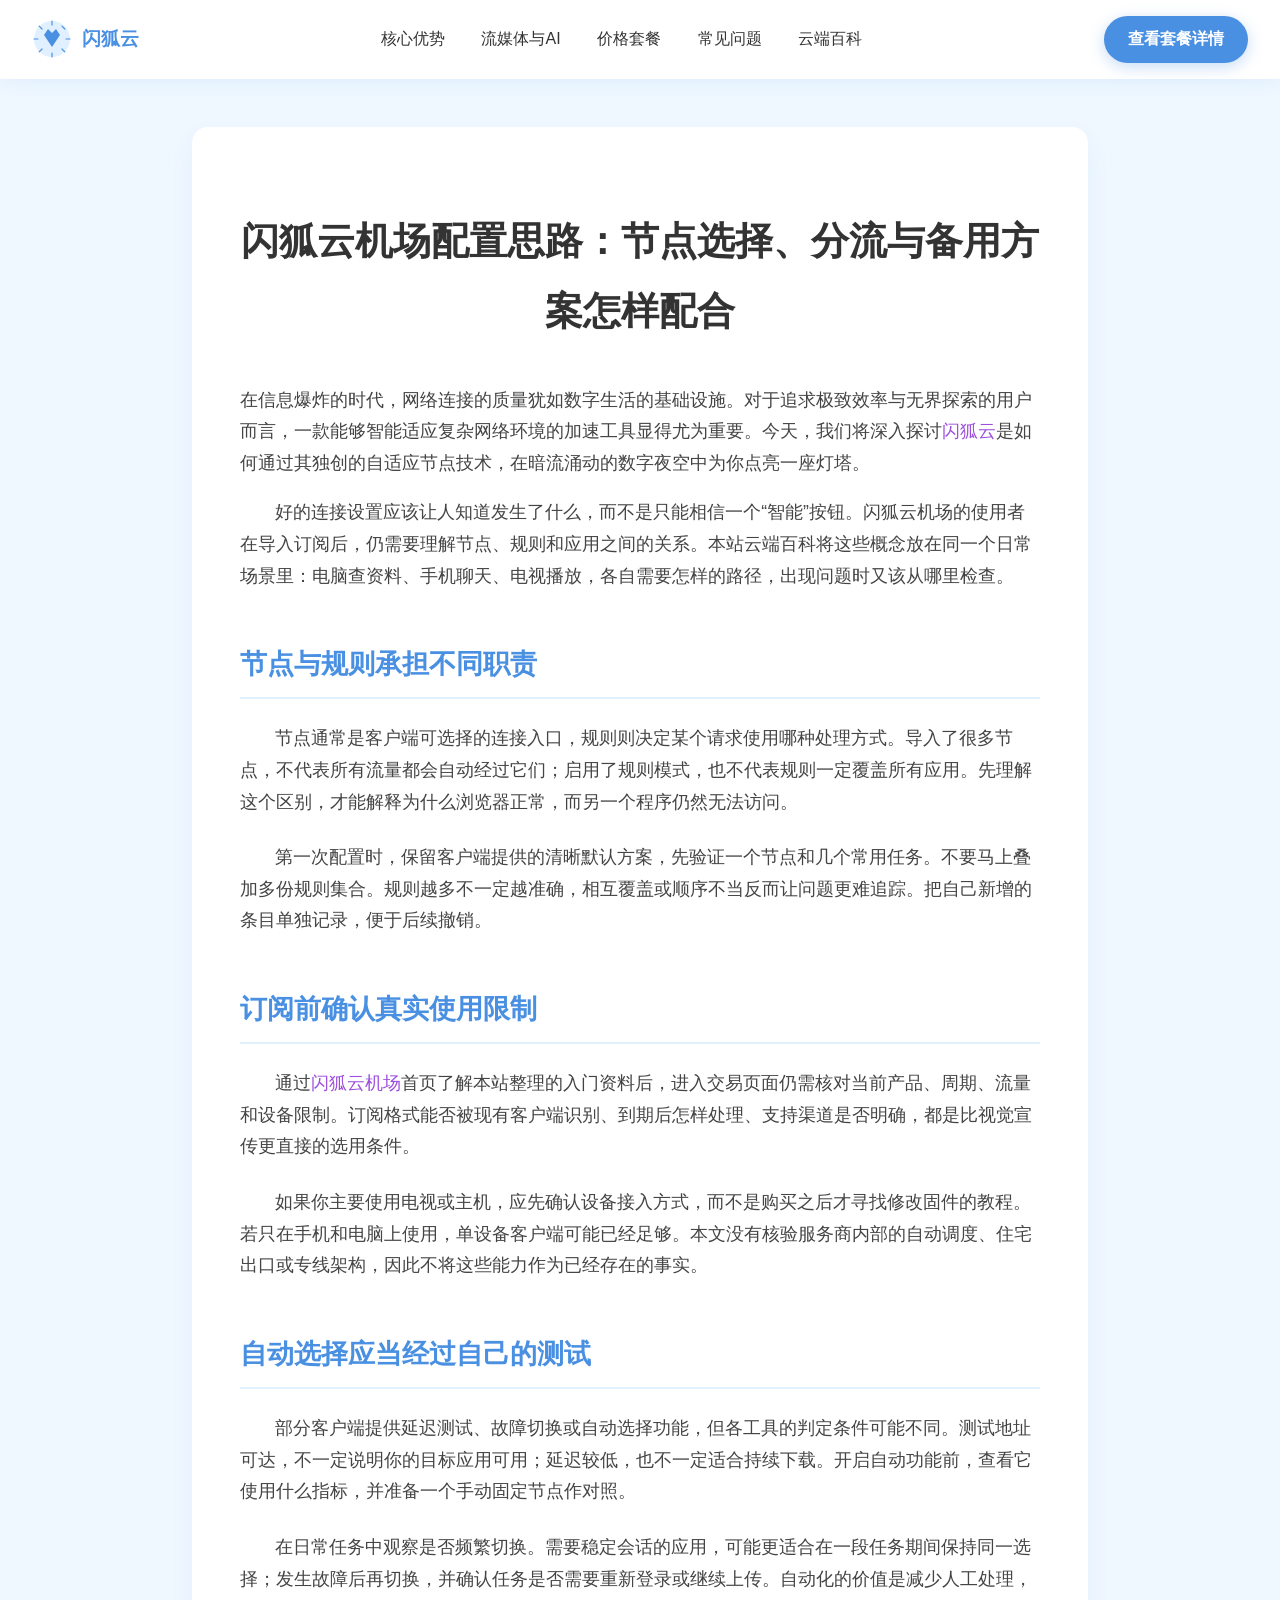
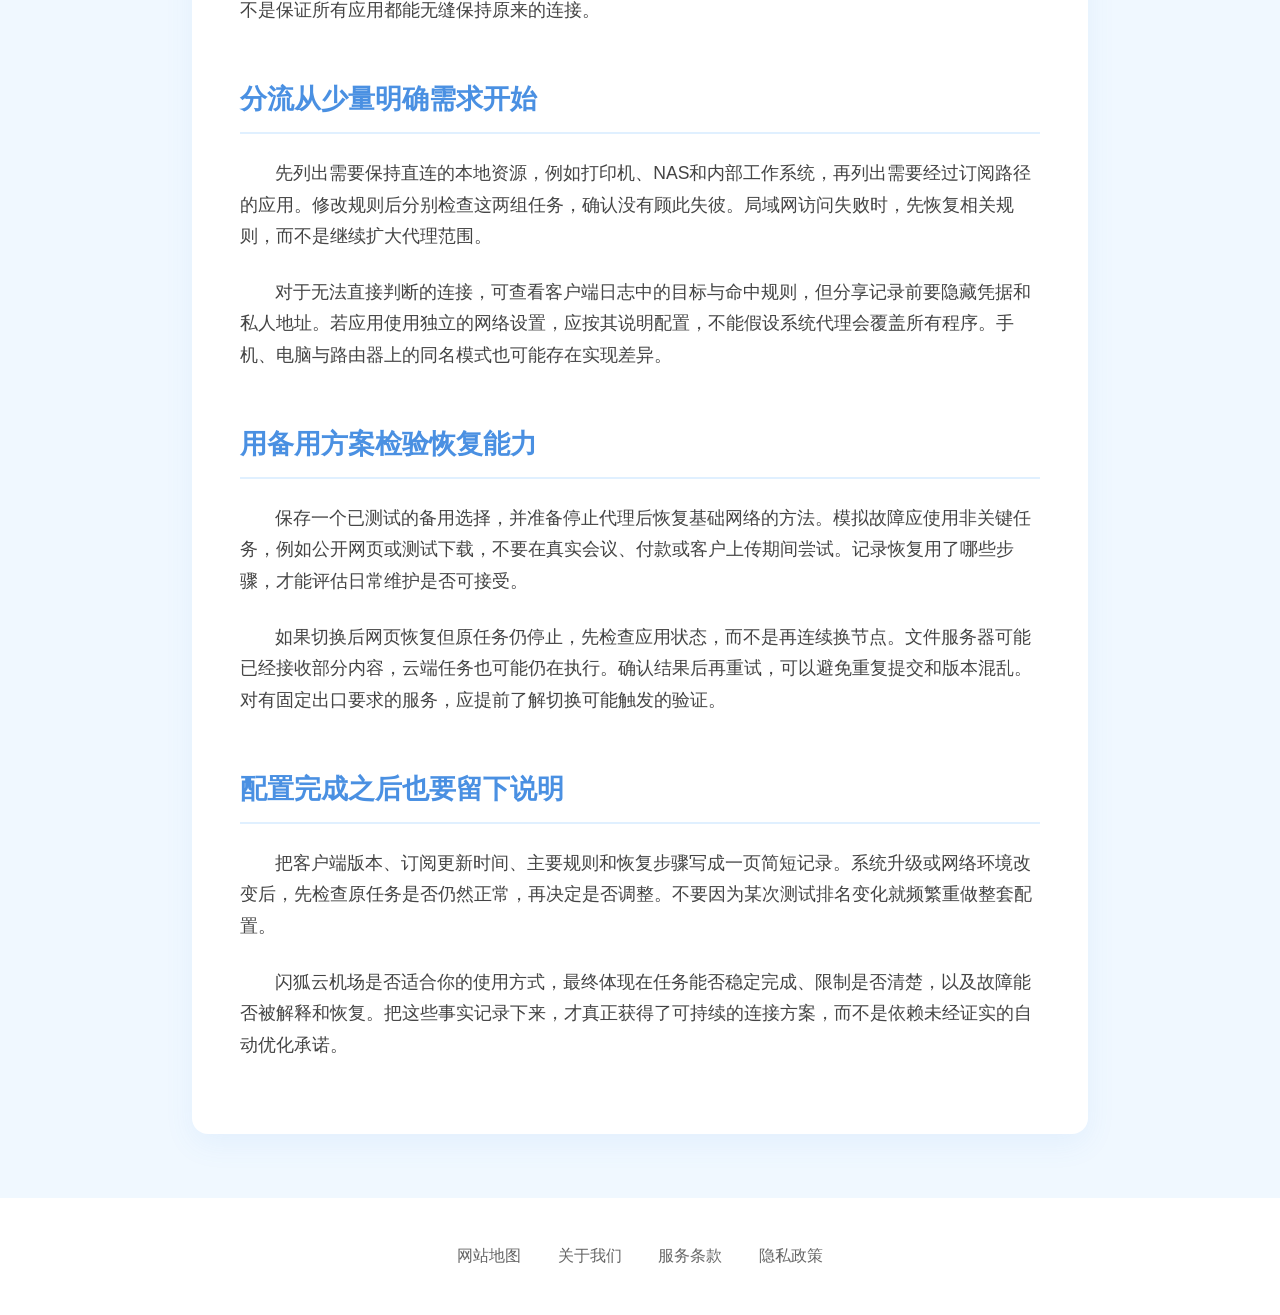
<file: shanhucloud-smart.html>
<!DOCTYPE html>
<html lang="zh-CN">
<head>
  <meta charset="UTF-8">
  <meta name="viewport" content="width=device-width, initial-scale=1.0">
  <title>闪狐云机场配置思路：节点选择、分流与备用方案怎样配合</title>
  <link rel="stylesheet" href="style.css">
<link rel="canonical" href="https://shanhucloud.xyz/shanhucloud-smart.html">
</head>
<body>
  <nav class="sticky-nav">
    <div class="logo">
      <svg width="40" height="40" viewBox="0 0 100 100">
        <!-- Sunburst / Light Rays background -->
        <circle cx="50" cy="50" r="45" fill="#e0f0ff" />
        <path d="M50 5 L50 15 M50 85 L50 95 M5 50 L15 50 M85 50 L95 50 M18 18 L25 25 M75 75 L82 82 M18 82 L25 75 M75 18 L82 25" stroke="#4A90E2" stroke-width="3" stroke-linecap="round"/>
        <!-- Fox element -->
        <path d="M30 40 L50 70 L70 40 L60 25 L50 35 L40 25 Z" fill="#4A90E2"/>
      </svg>
      闪狐云
    </div>
    <div class="nav-links">
      <a href="index.html#features">核心优势</a>
      <a href="index.html#streaming">流媒体与AI</a>
      <a href="index.html#pricing">价格套餐</a>
      <a href="index.html#faq">常见问题</a>
      <a href="blog.html">云端百科</a>
    </div>
    <a href="https://ww012.twilightaff.com/#/?code=A56DH1Af" class="cta-btn" rel="nofollow" target="_blank">查看套餐详情</a>
  </nav>
  <article class="seo-article">

    <h1>闪狐云机场配置思路：节点选择、分流与备用方案怎样配合</h1>
    
    <div class="highlight-box">在信息爆炸的时代，网络连接的质量犹如数字生活的基础设施。对于追求极致效率与无界探索的用户而言，一款能够智能适应复杂网络环境的加速工具显得尤为重要。今天，我们将深入探讨<a href="index.html">闪狐云</a>是如何通过其独创的自适应节点技术，在暗流涌动的数字夜空中为你点亮一座灯塔。</div>
    
    
<p>好的连接设置应该让人知道发生了什么，而不是只能相信一个“智能”按钮。闪狐云机场的使用者在导入订阅后，仍需要理解节点、规则和应用之间的关系。本站云端百科将这些概念放在同一个日常场景里：电脑查资料、手机聊天、电视播放，各自需要怎样的路径，出现问题时又该从哪里检查。</p>
<h2>节点与规则承担不同职责</h2>
<p>节点通常是客户端可选择的连接入口，规则则决定某个请求使用哪种处理方式。导入了很多节点，不代表所有流量都会自动经过它们；启用了规则模式，也不代表规则一定覆盖所有应用。先理解这个区别，才能解释为什么浏览器正常，而另一个程序仍然无法访问。</p>
<p>第一次配置时，保留客户端提供的清晰默认方案，先验证一个节点和几个常用任务。不要马上叠加多份规则集合。规则越多不一定越准确，相互覆盖或顺序不当反而让问题更难追踪。把自己新增的条目单独记录，便于后续撤销。</p>
<h2>订阅前确认真实使用限制</h2>
<p>通过<a href="https://shanhucloud.xyz/">闪狐云机场</a>首页了解本站整理的入门资料后，进入交易页面仍需核对当前产品、周期、流量和设备限制。订阅格式能否被现有客户端识别、到期后怎样处理、支持渠道是否明确，都是比视觉宣传更直接的选用条件。</p>
<p>如果你主要使用电视或主机，应先确认设备接入方式，而不是购买之后才寻找修改固件的教程。若只在手机和电脑上使用，单设备客户端可能已经足够。本文没有核验服务商内部的自动调度、住宅出口或专线架构，因此不将这些能力作为已经存在的事实。</p>
<h2>自动选择应当经过自己的测试</h2>
<p>部分客户端提供延迟测试、故障切换或自动选择功能，但各工具的判定条件可能不同。测试地址可达，不一定说明你的目标应用可用；延迟较低，也不一定适合持续下载。开启自动功能前，查看它使用什么指标，并准备一个手动固定节点作对照。</p>
<p>在日常任务中观察是否频繁切换。需要稳定会话的应用，可能更适合在一段任务期间保持同一选择；发生故障后再切换，并确认任务是否需要重新登录或继续上传。自动化的价值是减少人工处理，不是保证所有应用都能无缝保持原来的连接。</p>
<h2>分流从少量明确需求开始</h2>
<p>先列出需要保持直连的本地资源，例如打印机、NAS和内部工作系统，再列出需要经过订阅路径的应用。修改规则后分别检查这两组任务，确认没有顾此失彼。局域网访问失败时，先恢复相关规则，而不是继续扩大代理范围。</p>
<p>对于无法直接判断的连接，可查看客户端日志中的目标与命中规则，但分享记录前要隐藏凭据和私人地址。若应用使用独立的网络设置，应按其说明配置，不能假设系统代理会覆盖所有程序。手机、电脑与路由器上的同名模式也可能存在实现差异。</p>
<h2>用备用方案检验恢复能力</h2>
<p>保存一个已测试的备用选择，并准备停止代理后恢复基础网络的方法。模拟故障应使用非关键任务，例如公开网页或测试下载，不要在真实会议、付款或客户上传期间尝试。记录恢复用了哪些步骤，才能评估日常维护是否可接受。</p>
<p>如果切换后网页恢复但原任务仍停止，先检查应用状态，而不是再连续换节点。文件服务器可能已经接收部分内容，云端任务也可能仍在执行。确认结果后再重试，可以避免重复提交和版本混乱。对有固定出口要求的服务，应提前了解切换可能触发的验证。</p>
<h2>配置完成之后也要留下说明</h2>
<p>把客户端版本、订阅更新时间、主要规则和恢复步骤写成一页简短记录。系统升级或网络环境改变后，先检查原任务是否仍然正常，再决定是否调整。不要因为某次测试排名变化就频繁重做整套配置。</p>
<p>闪狐云机场是否适合你的使用方式，最终体现在任务能否稳定完成、限制是否清楚，以及故障能否被解释和恢复。把这些事实记录下来，才真正获得了可持续的连接方案，而不是依赖未经证实的自动优化承诺。</p>

  
  </article>
  <footer>
    <a href="sitemap.html">网站地图</a>
    <a href="about.html">关于我们</a>
    <a href="terms.html">服务条款</a>
    <a href="privacy.html">隐私政策</a>
  </footer>
</body>
</html>
</file>
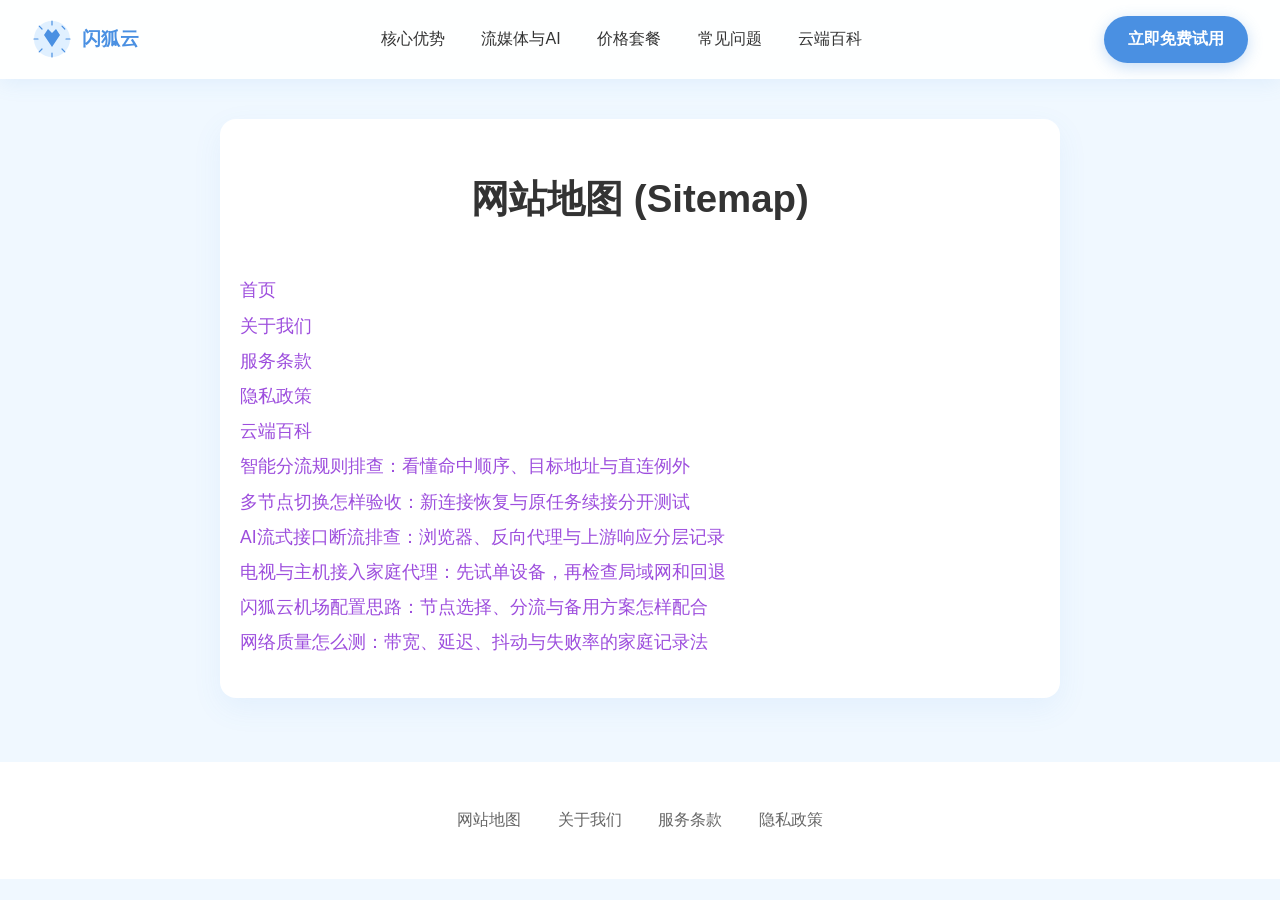
<file: sitemap.html>
<!DOCTYPE html>
<html lang="zh-CN">
<head>
<meta charset="UTF-8">
<meta name="viewport" content="width=device-width, initial-scale=1.0">
<link rel="stylesheet" href="style.css">
<title>网站地图 - 闪狐云</title>
<link rel="canonical" href="https://shanhucloud.xyz/sitemap.html">
</head>
<body>
<nav class="sticky-nav">
    <div class="logo">
      <svg width="40" height="40" viewBox="0 0 100 100" role="img" aria-label="闪狐云 Logo">
        <!-- Sunburst / Light Rays background -->
        <circle cx="50" cy="50" r="45" fill="#e0f0ff" />
        <path d="M50 5 L50 15 M50 85 L50 95 M5 50 L15 50 M85 50 L95 50 M18 18 L25 25 M75 75 L82 82 M18 82 L25 75 M75 18 L82 25" stroke="#4A90E2" stroke-width="3" stroke-linecap="round"/>
        <!-- Fox element -->
        <path d="M30 40 L50 70 L70 40 L60 25 L50 35 L40 25 Z" fill="#4A90E2"/>
      </svg>
      闪狐云
    </div>
    <div class="nav-links">
      <a href="#features">核心优势</a>
      <a href="#streaming">流媒体与AI</a>
      <a href="#pricing">价格套餐</a>
      <a href="#faq">常见问题</a>
      <a href="blog.html">云端百科</a>
    </div>
    <a href="https://ww012.twilightaff.com/#/?code=A56DH1Af" class="cta-btn" rel="nofollow" target="_blank">立即免费试用</a>
  </nav>
<main class="article-container seo-article subpage-container" style="max-width: 800px; margin: 40px auto; padding: 20px;">
<h1>网站地图 (Sitemap)</h1>
<ul style="list-style: none; padding: 0; font-size: 1.1rem; line-height: 2;">
<li><a href="index.html">首页</a></li>
<li><a href="about.html">关于我们</a></li>
<li><a href="terms.html">服务条款</a></li>
<li><a href="privacy.html">隐私政策</a></li>
<li><a href="blog.html">云端百科</a></li>
<li><a href="smart-routing.html">智能分流规则排查：看懂命中顺序、目标地址与直连例外</a></li>
<li><a href="seamless-switching.html">多节点切换怎样验收：新连接恢复与原任务续接分开测试</a></li>
<li><a href="ai-acceleration.html">AI流式接口断流排查：浏览器、反向代理与上游响应分层记录</a></li>
<li><a href="streaming-devices.html">电视与主机接入家庭代理：先试单设备，再检查局域网和回退</a></li>
<li><a href="shanhucloud-smart.html">闪狐云机场配置思路：节点选择、分流与备用方案怎样配合</a></li>
<li><a href="network-basics.html">网络质量怎么测：带宽、延迟、抖动与失败率的家庭记录法</a></li>
</ul>
</main>
<footer>
    <a href="sitemap.html">网站地图</a>
    <a href="about.html">关于我们</a>
    <a href="terms.html">服务条款</a>
    <a href="privacy.html">隐私政策</a>
  </footer>
</body>
</html>
</file>
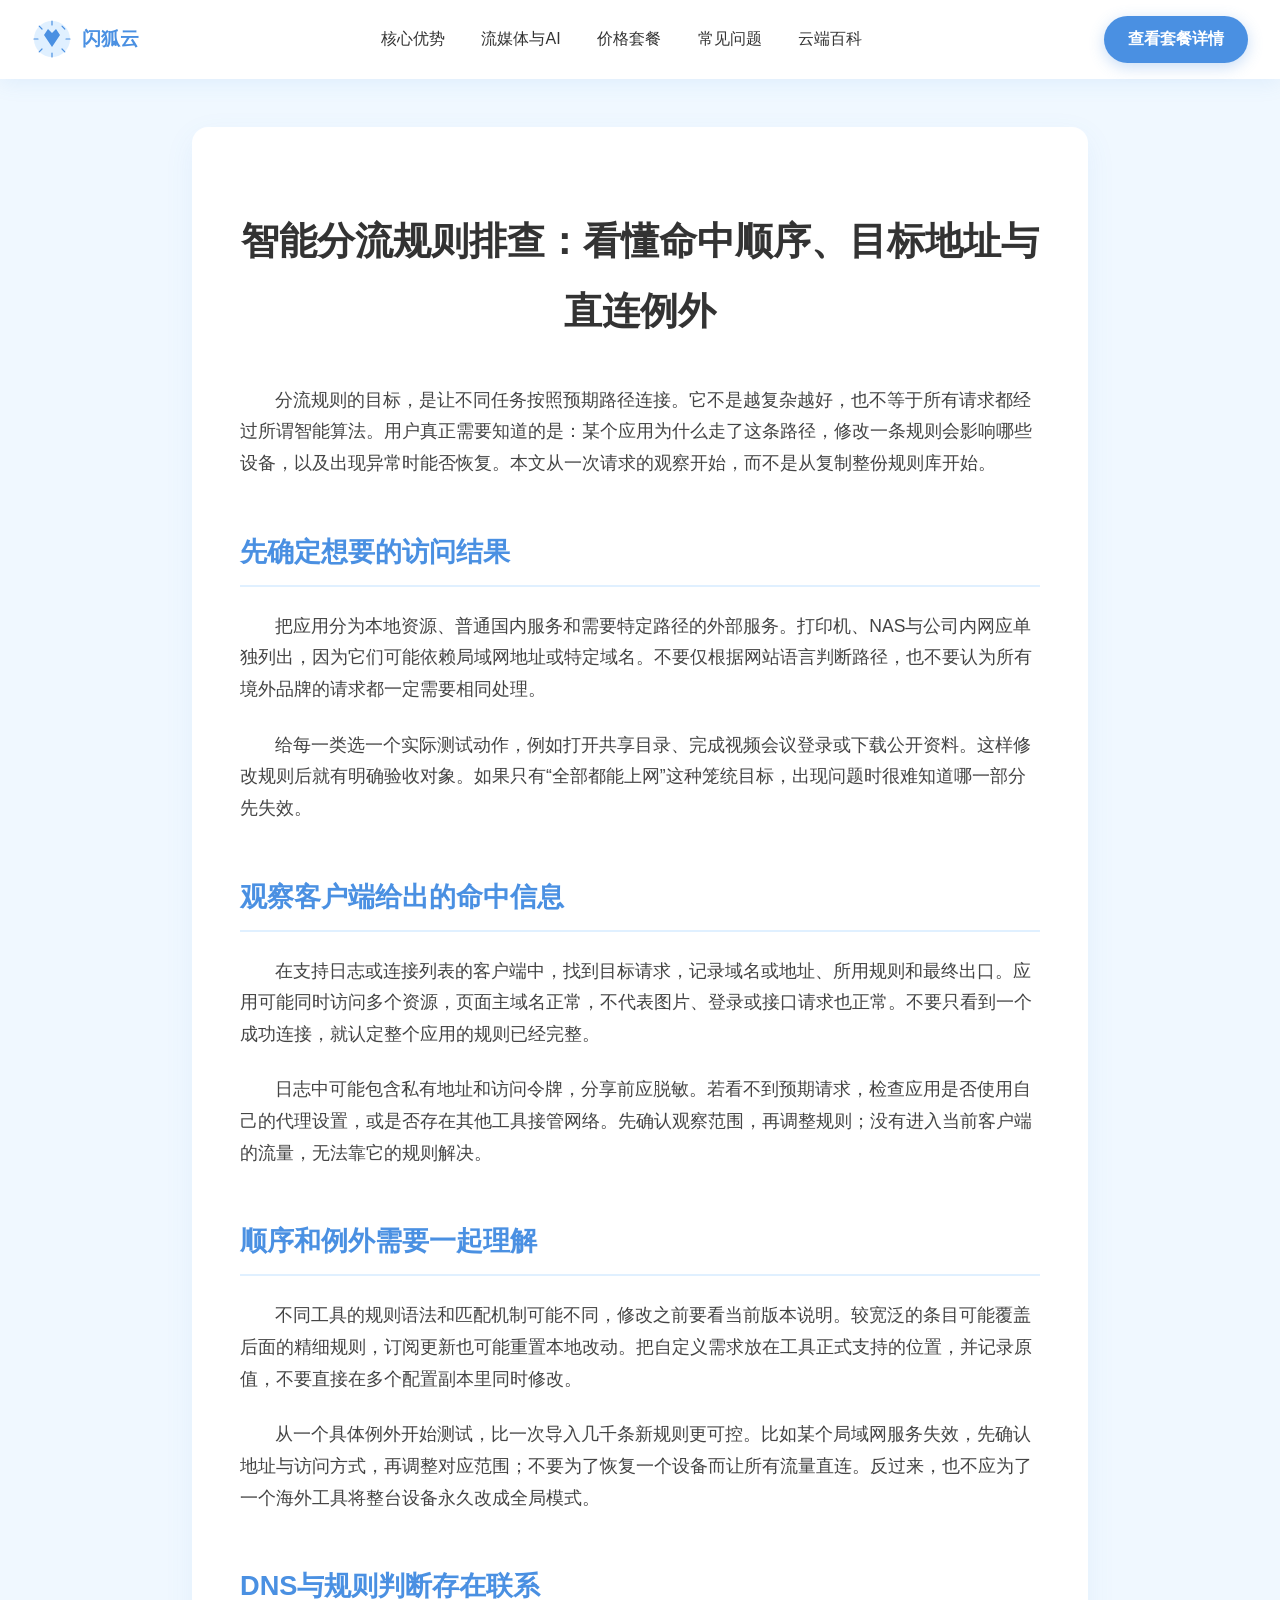
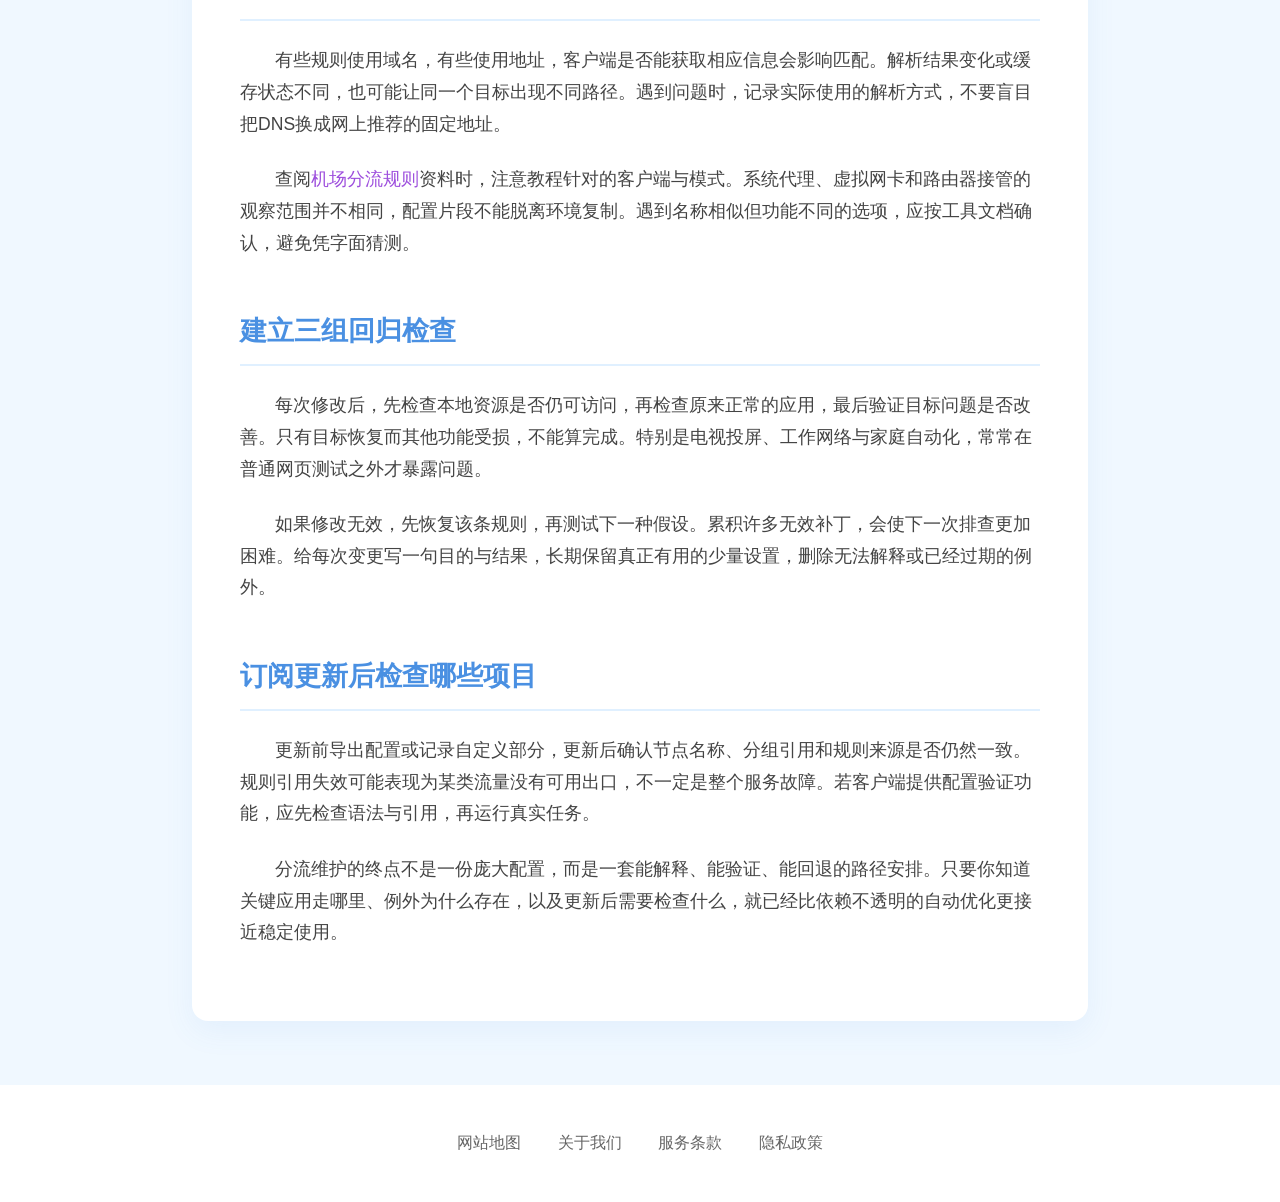
<file: smart-routing.html>
<!DOCTYPE html>
<html lang="zh-CN">
<head>
  <meta charset="UTF-8">
  <meta name="viewport" content="width=device-width, initial-scale=1.0">
  <title>智能分流规则排查：看懂命中顺序、目标地址与直连例外｜闪狐云</title>
  <link rel="stylesheet" href="style.css">
<link rel="canonical" href="https://shanhucloud.xyz/smart-routing.html">
</head>
<body>
  <nav class="sticky-nav">
    <div class="logo">
      <svg width="40" height="40" viewBox="0 0 100 100">
        <!-- Sunburst / Light Rays background -->
        <circle cx="50" cy="50" r="45" fill="#e0f0ff" />
        <path d="M50 5 L50 15 M50 85 L50 95 M5 50 L15 50 M85 50 L95 50 M18 18 L25 25 M75 75 L82 82 M18 82 L25 75 M75 18 L82 25" stroke="#4A90E2" stroke-width="3" stroke-linecap="round"/>
        <!-- Fox element -->
        <path d="M30 40 L50 70 L70 40 L60 25 L50 35 L40 25 Z" fill="#4A90E2"/>
      </svg>
      闪狐云
    </div>
    <div class="nav-links">
      <a href="index.html#features">核心优势</a>
      <a href="index.html#streaming">流媒体与AI</a>
      <a href="index.html#pricing">价格套餐</a>
      <a href="index.html#faq">常见问题</a>
      <a href="blog.html">云端百科</a>
    </div>
    <a href="https://ww012.twilightaff.com/#/?code=A56DH1Af" class="cta-btn" rel="nofollow" target="_blank">查看套餐详情</a>
  </nav>
  <article class="seo-article">

    <h1>智能分流规则排查：看懂命中顺序、目标地址与直连例外</h1>
    
    
<p>分流规则的目标，是让不同任务按照预期路径连接。它不是越复杂越好，也不等于所有请求都经过所谓智能算法。用户真正需要知道的是：某个应用为什么走了这条路径，修改一条规则会影响哪些设备，以及出现异常时能否恢复。本文从一次请求的观察开始，而不是从复制整份规则库开始。</p>
<h2>先确定想要的访问结果</h2>
<p>把应用分为本地资源、普通国内服务和需要特定路径的外部服务。打印机、NAS与公司内网应单独列出，因为它们可能依赖局域网地址或特定域名。不要仅根据网站语言判断路径，也不要认为所有境外品牌的请求都一定需要相同处理。</p>
<p>给每一类选一个实际测试动作，例如打开共享目录、完成视频会议登录或下载公开资料。这样修改规则后就有明确验收对象。如果只有“全部都能上网”这种笼统目标，出现问题时很难知道哪一部分先失效。</p>
<h2>观察客户端给出的命中信息</h2>
<p>在支持日志或连接列表的客户端中，找到目标请求，记录域名或地址、所用规则和最终出口。应用可能同时访问多个资源，页面主域名正常，不代表图片、登录或接口请求也正常。不要只看到一个成功连接，就认定整个应用的规则已经完整。</p>
<p>日志中可能包含私有地址和访问令牌，分享前应脱敏。若看不到预期请求，检查应用是否使用自己的代理设置，或是否存在其他工具接管网络。先确认观察范围，再调整规则；没有进入当前客户端的流量，无法靠它的规则解决。</p>
<h2>顺序和例外需要一起理解</h2>
<p>不同工具的规则语法和匹配机制可能不同，修改之前要看当前版本说明。较宽泛的条目可能覆盖后面的精细规则，订阅更新也可能重置本地改动。把自定义需求放在工具正式支持的位置，并记录原值，不要直接在多个配置副本里同时修改。</p>
<p>从一个具体例外开始测试，比一次导入几千条新规则更可控。比如某个局域网服务失效，先确认地址与访问方式，再调整对应范围；不要为了恢复一个设备而让所有流量直连。反过来，也不应为了一个海外工具将整台设备永久改成全局模式。</p>
<h2>DNS与规则判断存在联系</h2>
<p>有些规则使用域名，有些使用地址，客户端是否能获取相应信息会影响匹配。解析结果变化或缓存状态不同，也可能让同一个目标出现不同路径。遇到问题时，记录实际使用的解析方式，不要盲目把DNS换成网上推荐的固定地址。</p>
<p>查阅<a href="https://jichangtuijan.top/">机场分流规则</a>资料时，注意教程针对的客户端与模式。系统代理、虚拟网卡和路由器接管的观察范围并不相同，配置片段不能脱离环境复制。遇到名称相似但功能不同的选项，应按工具文档确认，避免凭字面猜测。</p>
<h2>建立三组回归检查</h2>
<p>每次修改后，先检查本地资源是否仍可访问，再检查原来正常的应用，最后验证目标问题是否改善。只有目标恢复而其他功能受损，不能算完成。特别是电视投屏、工作网络与家庭自动化，常常在普通网页测试之外才暴露问题。</p>
<p>如果修改无效，先恢复该条规则，再测试下一种假设。累积许多无效补丁，会使下一次排查更加困难。给每次变更写一句目的与结果，长期保留真正有用的少量设置，删除无法解释或已经过期的例外。</p>
<h2>订阅更新后检查哪些项目</h2>
<p>更新前导出配置或记录自定义部分，更新后确认节点名称、分组引用和规则来源是否仍然一致。规则引用失效可能表现为某类流量没有可用出口，不一定是整个服务故障。若客户端提供配置验证功能，应先检查语法与引用，再运行真实任务。</p>
<p>分流维护的终点不是一份庞大配置，而是一套能解释、能验证、能回退的路径安排。只要你知道关键应用走哪里、例外为什么存在，以及更新后需要检查什么，就已经比依赖不透明的自动优化更接近稳定使用。</p>

  
  </article>
  <footer>
    <a href="sitemap.html">网站地图</a>
    <a href="about.html">关于我们</a>
    <a href="terms.html">服务条款</a>
    <a href="privacy.html">隐私政策</a>
  </footer>
</body>
</html>
</file>
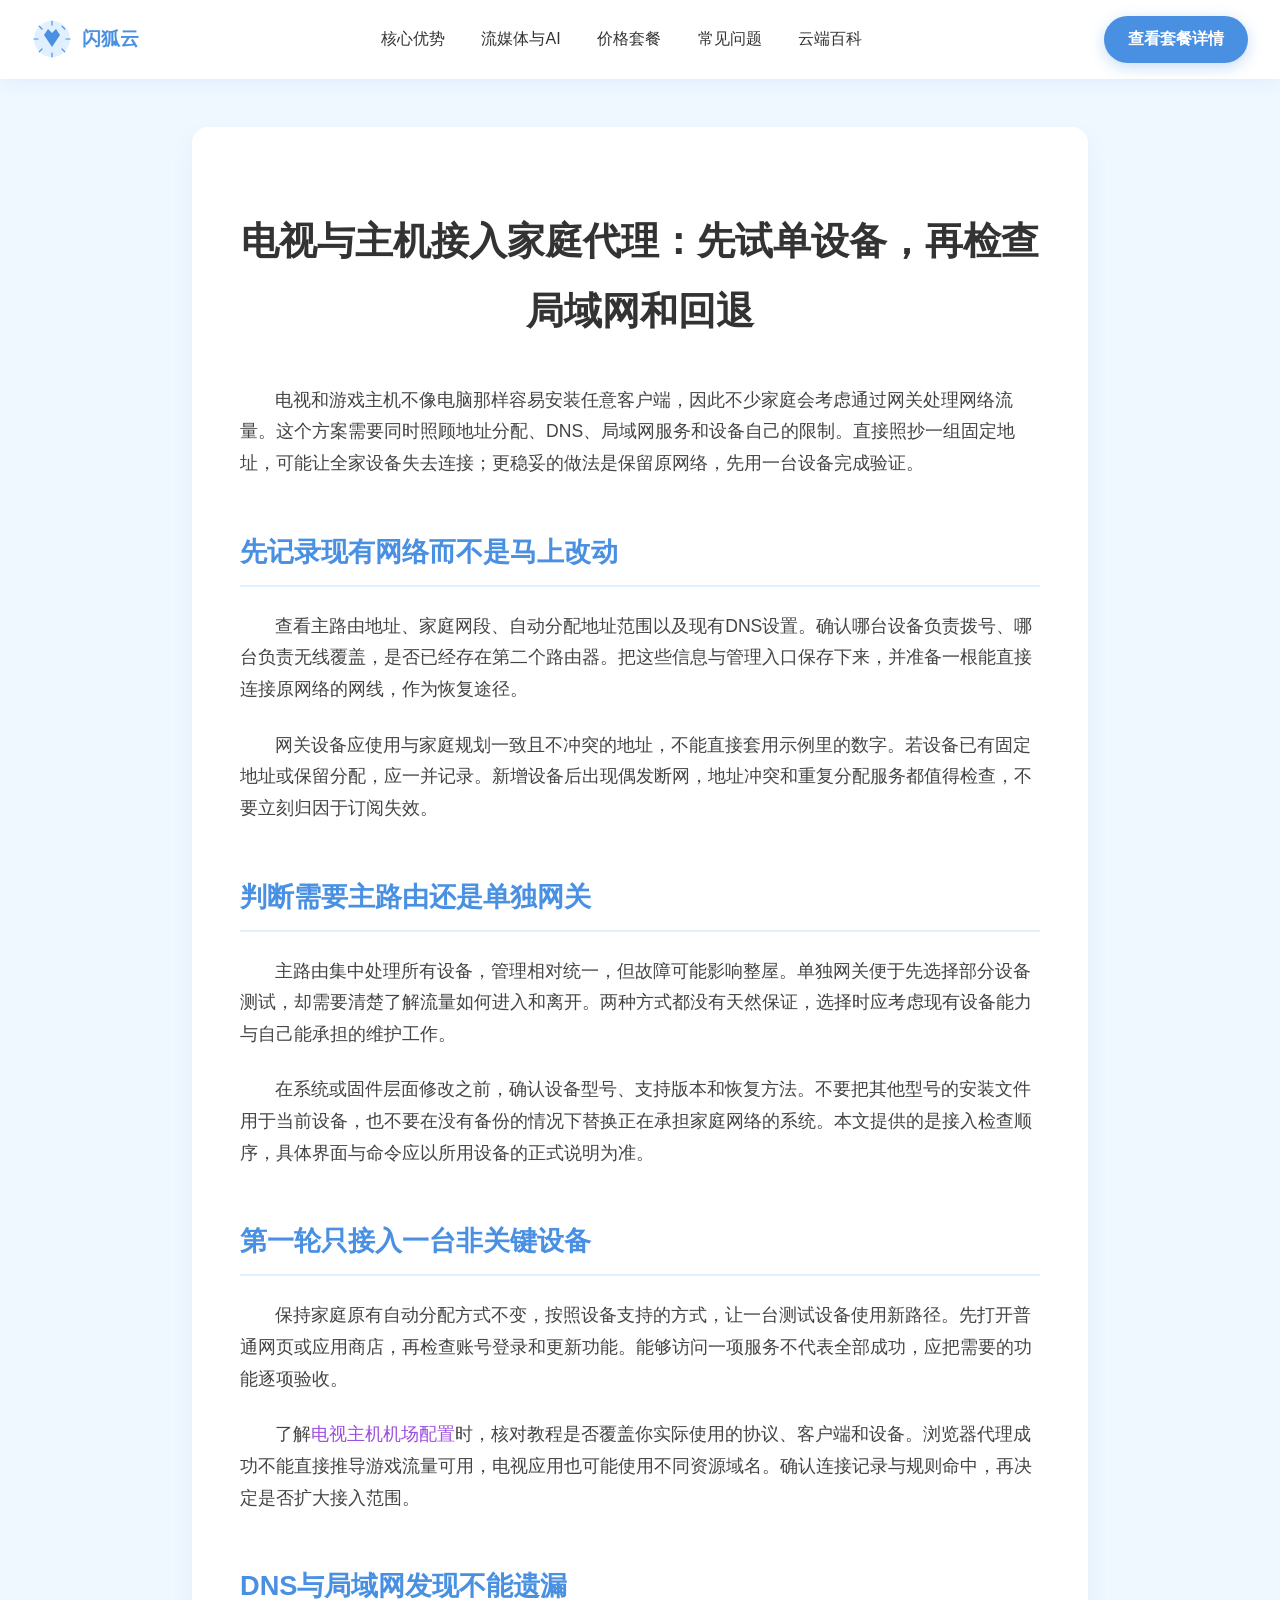
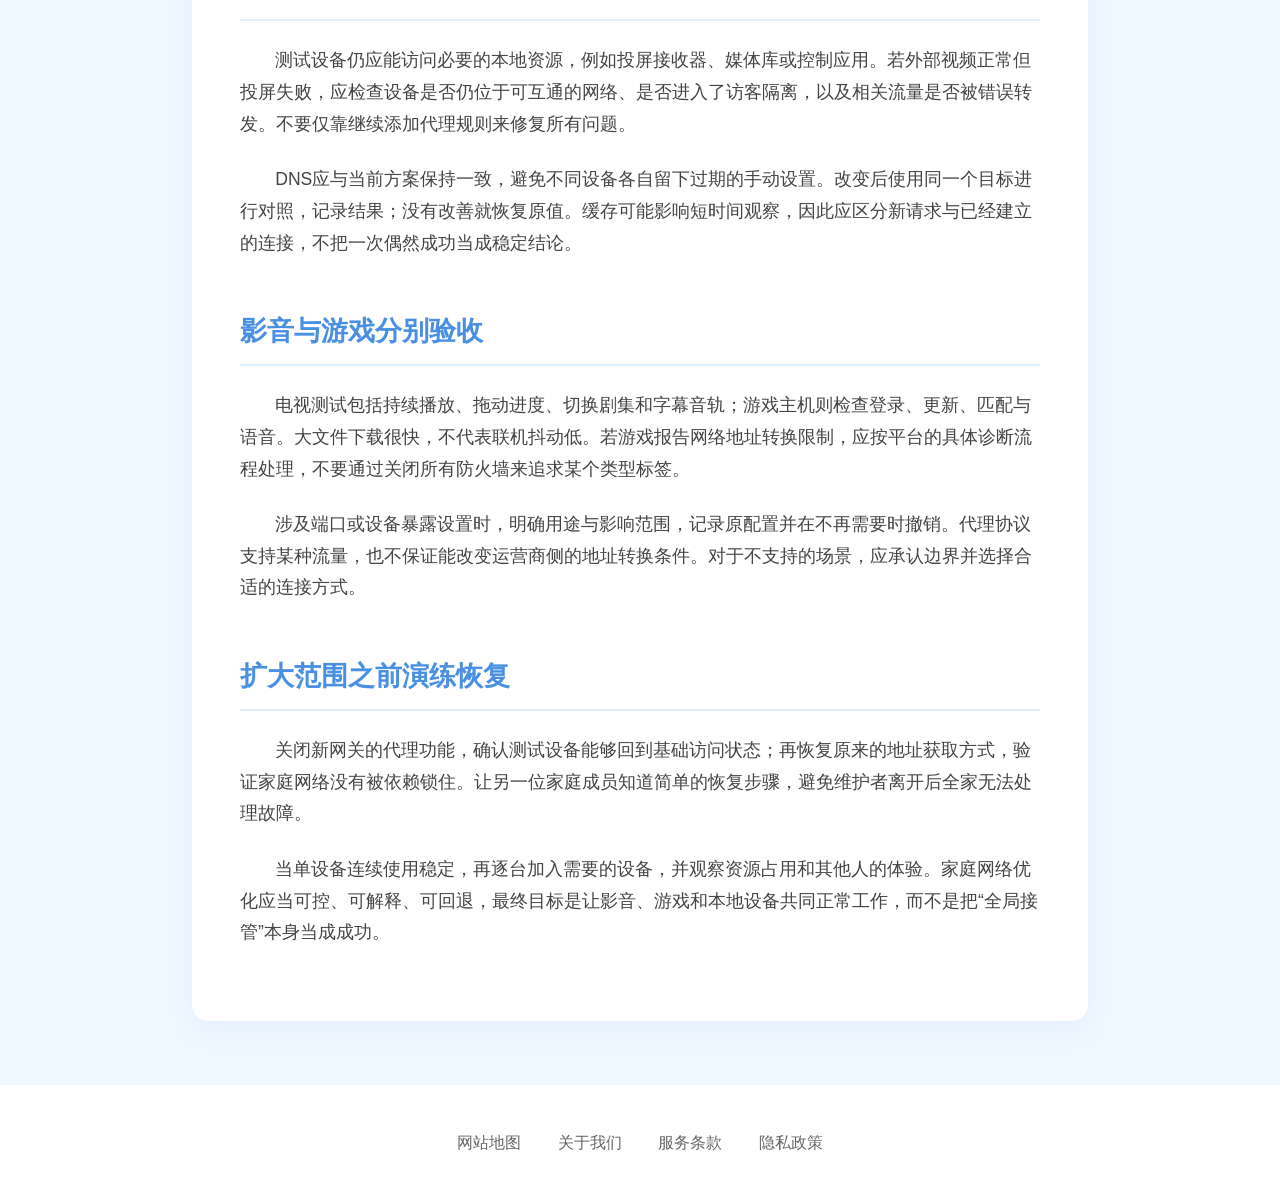
<file: streaming-devices.html>
<!DOCTYPE html>
<html lang="zh-CN">
<head>
  <meta charset="UTF-8">
  <meta name="viewport" content="width=device-width, initial-scale=1.0">
  <title>电视与主机接入家庭代理：先试单设备，再检查局域网和回退｜闪狐云</title>
  <link rel="stylesheet" href="style.css">
<link rel="canonical" href="https://shanhucloud.xyz/streaming-devices.html">
</head>
<body>
  <nav class="sticky-nav">
    <div class="logo">
      <svg width="40" height="40" viewBox="0 0 100 100">
        <!-- Sunburst / Light Rays background -->
        <circle cx="50" cy="50" r="45" fill="#e0f0ff" />
        <path d="M50 5 L50 15 M50 85 L50 95 M5 50 L15 50 M85 50 L95 50 M18 18 L25 25 M75 75 L82 82 M18 82 L25 75 M75 18 L82 25" stroke="#4A90E2" stroke-width="3" stroke-linecap="round"/>
        <!-- Fox element -->
        <path d="M30 40 L50 70 L70 40 L60 25 L50 35 L40 25 Z" fill="#4A90E2"/>
      </svg>
      闪狐云
    </div>
    <div class="nav-links">
      <a href="index.html#features">核心优势</a>
      <a href="index.html#streaming">流媒体与AI</a>
      <a href="index.html#pricing">价格套餐</a>
      <a href="index.html#faq">常见问题</a>
      <a href="blog.html">云端百科</a>
    </div>
    <a href="https://ww012.twilightaff.com/#/?code=A56DH1Af" class="cta-btn" rel="nofollow" target="_blank">查看套餐详情</a>
  </nav>
  <article class="seo-article">

    <h1>电视与主机接入家庭代理：先试单设备，再检查局域网和回退</h1>
    
    
<p>电视和游戏主机不像电脑那样容易安装任意客户端，因此不少家庭会考虑通过网关处理网络流量。这个方案需要同时照顾地址分配、DNS、局域网服务和设备自己的限制。直接照抄一组固定地址，可能让全家设备失去连接；更稳妥的做法是保留原网络，先用一台设备完成验证。</p>
<h2>先记录现有网络而不是马上改动</h2>
<p>查看主路由地址、家庭网段、自动分配地址范围以及现有DNS设置。确认哪台设备负责拨号、哪台负责无线覆盖，是否已经存在第二个路由器。把这些信息与管理入口保存下来，并准备一根能直接连接原网络的网线，作为恢复途径。</p>
<p>网关设备应使用与家庭规划一致且不冲突的地址，不能直接套用示例里的数字。若设备已有固定地址或保留分配，应一并记录。新增设备后出现偶发断网，地址冲突和重复分配服务都值得检查，不要立刻归因于订阅失效。</p>
<h2>判断需要主路由还是单独网关</h2>
<p>主路由集中处理所有设备，管理相对统一，但故障可能影响整屋。单独网关便于先选择部分设备测试，却需要清楚了解流量如何进入和离开。两种方式都没有天然保证，选择时应考虑现有设备能力与自己能承担的维护工作。</p>
<p>在系统或固件层面修改之前，确认设备型号、支持版本和恢复方法。不要把其他型号的安装文件用于当前设备，也不要在没有备份的情况下替换正在承担家庭网络的系统。本文提供的是接入检查顺序，具体界面与命令应以所用设备的正式说明为准。</p>
<h2>第一轮只接入一台非关键设备</h2>
<p>保持家庭原有自动分配方式不变，按照设备支持的方式，让一台测试设备使用新路径。先打开普通网页或应用商店，再检查账号登录和更新功能。能够访问一项服务不代表全部成功，应把需要的功能逐项验收。</p>
<p>了解<a href="https://jichangtuijan.top/">电视主机机场配置</a>时，核对教程是否覆盖你实际使用的协议、客户端和设备。浏览器代理成功不能直接推导游戏流量可用，电视应用也可能使用不同资源域名。确认连接记录与规则命中，再决定是否扩大接入范围。</p>
<h2>DNS与局域网发现不能遗漏</h2>
<p>测试设备仍应能访问必要的本地资源，例如投屏接收器、媒体库或控制应用。若外部视频正常但投屏失败，应检查设备是否仍位于可互通的网络、是否进入了访客隔离，以及相关流量是否被错误转发。不要仅靠继续添加代理规则来修复所有问题。</p>
<p>DNS应与当前方案保持一致，避免不同设备各自留下过期的手动设置。改变后使用同一个目标进行对照，记录结果；没有改善就恢复原值。缓存可能影响短时间观察，因此应区分新请求与已经建立的连接，不把一次偶然成功当成稳定结论。</p>
<h2>影音与游戏分别验收</h2>
<p>电视测试包括持续播放、拖动进度、切换剧集和字幕音轨；游戏主机则检查登录、更新、匹配与语音。大文件下载很快，不代表联机抖动低。若游戏报告网络地址转换限制，应按平台的具体诊断流程处理，不要通过关闭所有防火墙来追求某个类型标签。</p>
<p>涉及端口或设备暴露设置时，明确用途与影响范围，记录原配置并在不再需要时撤销。代理协议支持某种流量，也不保证能改变运营商侧的地址转换条件。对于不支持的场景，应承认边界并选择合适的连接方式。</p>
<h2>扩大范围之前演练恢复</h2>
<p>关闭新网关的代理功能，确认测试设备能够回到基础访问状态；再恢复原来的地址获取方式，验证家庭网络没有被依赖锁住。让另一位家庭成员知道简单的恢复步骤，避免维护者离开后全家无法处理故障。</p>
<p>当单设备连续使用稳定，再逐台加入需要的设备，并观察资源占用和其他人的体验。家庭网络优化应当可控、可解释、可回退，最终目标是让影音、游戏和本地设备共同正常工作，而不是把“全局接管”本身当成成功。</p>

  
  </article>
  <footer>
    <a href="sitemap.html">网站地图</a>
    <a href="about.html">关于我们</a>
    <a href="terms.html">服务条款</a>
    <a href="privacy.html">隐私政策</a>
  </footer>
</body>
</html>
</file>
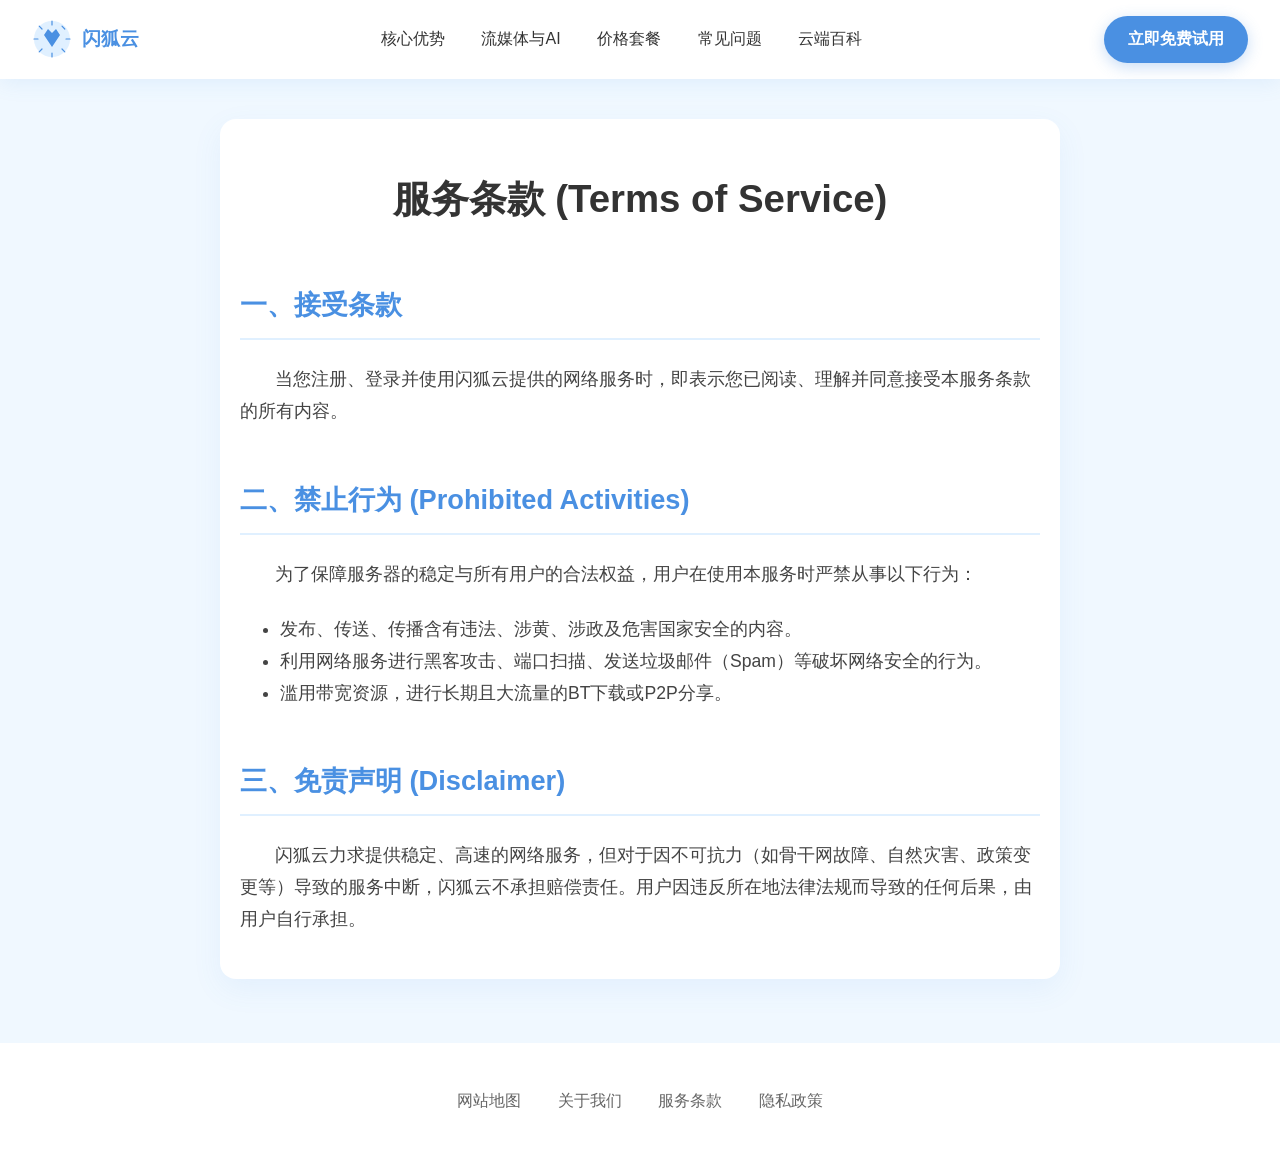
<file: terms.html>
<!DOCTYPE html>
<html lang="zh-CN">
<head>
<meta charset="UTF-8">
<meta name="viewport" content="width=device-width, initial-scale=1.0">
<link rel="stylesheet" href="style.css">
<title>服务条款 - 闪狐云</title>
<link rel="canonical" href="https://shanhucloud.xyz/terms.html">
</head>
<body>
<nav class="sticky-nav">
    <div class="logo">
      <svg width="40" height="40" viewBox="0 0 100 100" role="img" aria-label="闪狐云 Logo">
        <!-- Sunburst / Light Rays background -->
        <circle cx="50" cy="50" r="45" fill="#e0f0ff" />
        <path d="M50 5 L50 15 M50 85 L50 95 M5 50 L15 50 M85 50 L95 50 M18 18 L25 25 M75 75 L82 82 M18 82 L25 75 M75 18 L82 25" stroke="#4A90E2" stroke-width="3" stroke-linecap="round"/>
        <!-- Fox element -->
        <path d="M30 40 L50 70 L70 40 L60 25 L50 35 L40 25 Z" fill="#4A90E2"/>
      </svg>
      闪狐云
    </div>
    <div class="nav-links">
      <a href="#features">核心优势</a>
      <a href="#streaming">流媒体与AI</a>
      <a href="#pricing">价格套餐</a>
      <a href="#faq">常见问题</a>
      <a href="blog.html">云端百科</a>
    </div>
    <a href="https://ww012.twilightaff.com/#/?code=A56DH1Af" class="cta-btn" rel="nofollow" target="_blank">立即免费试用</a>
  </nav>
<main class="article-container seo-article subpage-container" style="max-width: 800px; margin: 40px auto; padding: 20px;">
<h1>服务条款 (Terms of Service)</h1>
<h2>一、接受条款</h2><p>当您注册、登录并使用闪狐云提供的网络服务时，即表示您已阅读、理解并同意接受本服务条款的所有内容。</p>
<h2>二、禁止行为 (Prohibited Activities)</h2><p>为了保障服务器的稳定与所有用户的合法权益，用户在使用本服务时严禁从事以下行为：</p><ul><li>发布、传送、传播含有违法、涉黄、涉政及危害国家安全的内容。</li><li>利用网络服务进行黑客攻击、端口扫描、发送垃圾邮件（Spam）等破坏网络安全的行为。</li><li>滥用带宽资源，进行长期且大流量的BT下载或P2P分享。</li></ul>
<h2>三、免责声明 (Disclaimer)</h2><p>闪狐云力求提供稳定、高速的网络服务，但对于因不可抗力（如骨干网故障、自然灾害、政策变更等）导致的服务中断，闪狐云不承担赔偿责任。用户因违反所在地法律法规而导致的任何后果，由用户自行承担。</p>
</main>
<footer>
    <a href="sitemap.html">网站地图</a>
    <a href="about.html">关于我们</a>
    <a href="terms.html">服务条款</a>
    <a href="privacy.html">隐私政策</a>
  </footer>
</body>
</html>
</file>
<file: style.css>
﻿:root {
  --primary: #4A90E2;
  --bg-color: #F0F8FF;
  --text-main: #333;
  --white: #fff;
}
body {
  margin: 0; 
  font-family: sans-serif; 
  background: var(--bg-color); 
  color: var(--text-main);
}
.sticky-nav {
  position: sticky; 
  top: 0; 
  background: rgba(255,255,255,0.95); 
  padding: 1rem 2rem; 
  display: flex; 
  justify-content: space-between; 
  align-items: center; 
  box-shadow: 0 4px 20px rgba(74,144,226,0.1); 
  z-index: 100;
}
.logo {
  display: flex;
  align-items: center;
  gap: 10px;
  font-weight: bold;
  font-size: 1.2rem;
  color: var(--primary);
}
.nav-links a { 
  margin: 0 1rem; 
  text-decoration: none; 
  color: var(--text-main); 
}
.cta-btn { 
  background: var(--primary); 
  color: var(--white); 
  padding: 0.8rem 1.5rem; 
  text-decoration: none; 
  border-radius: 30px; 
  font-weight: bold;
  box-shadow: 0 4px 15px rgba(74,144,226,0.3);
}
.hero { 
  text-align: center; 
  padding: 8rem 2rem; 
  background: radial-gradient(circle at top, #ffffff 0%, #e0f0ff 100%); 
}
.hero h1 {
  font-size: 3rem;
  margin-bottom: 1rem;
}
.hero-btns {
  margin-top: 2rem;
  display: flex;
  justify-content: center;
  gap: 1rem;
}
.feature-grid { 
  display: flex; 
  gap: 2rem; 
  padding: 4rem 2rem; 
  justify-content: center; 
  flex-wrap: wrap; 
}
.card { 
  background: var(--white); 
  padding: 2rem; 
  border-radius: 15px; 
  box-shadow: 0 10px 30px rgba(0,0,0,0.03); 
  flex: 1; 
  min-width: 250px; 
  text-align: center;
}
.card-icon {
  margin-bottom: 1rem;
}
table {
  width: 100%;
  max-width: 800px;
  margin: 0 auto;
  border-collapse: collapse;
  background: var(--white);
  box-shadow: 0 10px 30px rgba(0,0,0,0.03);
  border-radius: 15px;
  overflow: hidden;
}
th, td {
  padding: 1.5rem;
  text-align: center;
  border-bottom: 1px solid #eee;
}
th { background: #f8fbff; }
.faq-section, .testimonial-section {
  padding: 4rem 2rem;
  max-width: 800px;
  margin: 0 auto;
}
.faq-item {
  background: var(--white);
  padding: 1.5rem;
  margin-bottom: 1rem;
  border-radius: 10px;
  box-shadow: 0 4px 15px rgba(0,0,0,0.02);
}
footer { 
  padding: 3rem; 
  text-align: center; 
  background: #ffffff; 
  margin-top: 4rem; 
}
footer a { 
  margin: 0 1rem; 
  color: #666; 
  text-decoration: none; 
}
.seo-article a, .seo-article a:visited {
  color: #9d4edd;
}

.blog-header {
  text-align: center;
  padding: 4rem 2rem 1rem;
}
.blog-header h1 {
  font-size: 2.5rem;
  color: var(--primary);
  margin-bottom: 0.5rem;
}
.blog-grid {
  display: grid;
  grid-template-columns: repeat(auto-fill, minmax(300px, 1fr));
  gap: 2rem;
  padding: 2rem;
  max-width: 1200px;
  margin: 0 auto;
}
.blog-card {
  background: var(--white);
  padding: 2rem;
  border-radius: 15px;
  box-shadow: 0 10px 30px rgba(0,0,0,0.03);
  display: flex;
  flex-direction: column;
  transition: transform 0.3s ease, box-shadow 0.3s ease;
}
.blog-card:hover {
  transform: translateY(-5px);
  box-shadow: 0 15px 40px rgba(74,144,226,0.1);
}
.blog-card h3 {
  font-size: 1.25rem;
  margin-top: 0;
  margin-bottom: 1rem;
  color: var(--text-main);
  line-height: 1.4;
}
.blog-card p {
  color: #666;
  font-size: 0.95rem;
  line-height: 1.6;
  margin-bottom: 1.5rem;
  flex-grow: 1;
}
.blog-card .read-more {
  display: inline-block;
  align-self: flex-start;
  background: var(--bg-color);
  color: var(--primary);
  padding: 0.6rem 1.2rem;
  border-radius: 20px;
  text-decoration: none;
  font-weight: bold;
  font-size: 0.9rem;
  transition: background 0.3s ease;
}
.blog-card .read-more:hover {
  background: var(--primary);
  color: var(--white);
}

/* SEO Article Styles */
.seo-article {
  max-width: 800px;
  margin: 3rem auto;
  padding: 3rem;
  background: var(--white);
  border-radius: 16px;
  box-shadow: 0 10px 30px rgba(74, 144, 226, 0.08);
  line-height: 1.8;
  color: #444;
  font-size: 1.1rem;
}
.seo-article h1 {
  font-size: 2.4rem;
  color: var(--text-main);
  text-align: center;
  margin-bottom: 2.5rem;
  font-weight: bold;
}
.seo-article h2 {
  font-size: 1.7rem;
  color: var(--primary);
  margin-top: 3rem;
  margin-bottom: 1.5rem;
  border-bottom: 2px solid #e0f0ff;
  padding-bottom: 0.5rem;
}
.seo-article h3 {
  font-size: 1.4rem;
  color: var(--text-main);
  margin-top: 2rem;
  margin-bottom: 1rem;
}
.seo-article p {
  margin-bottom: 1.5rem;
  text-indent: 2em;
}
.seo-article .tips {
  background: #f8fbff;
  border: 1px solid #e0f0ff;
  padding: 1.5rem;
  border-radius: 12px;
  margin: 2rem 0;
  text-indent: 0;
}
.seo-article .tips ul {
  margin: 0;
  padding-left: 1.5rem;
}
.seo-article .tips li {
  margin-bottom: 0.5rem;
}

/* Global Link Override to prevent default browser blue/purple */
a { color: #9d4edd; text-decoration: none; }

a:hover { filter: brightness(1.2); }


/* Universal Mobile Nav Fix */
@media (max-width: 991px) {
    header, .top-header, .sticky-nav {
        flex-direction: column !important;
        height: auto !important;
        padding: 15px 10px !important;
    }
    .main-nav, nav, .nav-links, .nav-links ul, nav ul {
        display: flex !important;
        flex-wrap: wrap !important;
        justify-content: center !important;
        gap: 12px !important;
        width: 100% !important;
        margin: 10px 0 !important;
        padding: 0 !important;
    }
    .main-nav a, nav a, .nav-links a {
        font-size: 0.95rem !important;
        padding: 5px !important;
        margin: 0 !important;
    }
    .cta-btn, .nav-cta, .btn, .primary-btn, .primary-cta {
        margin-top: 5px !important;
        width: auto !important;
    }
}
</file>
